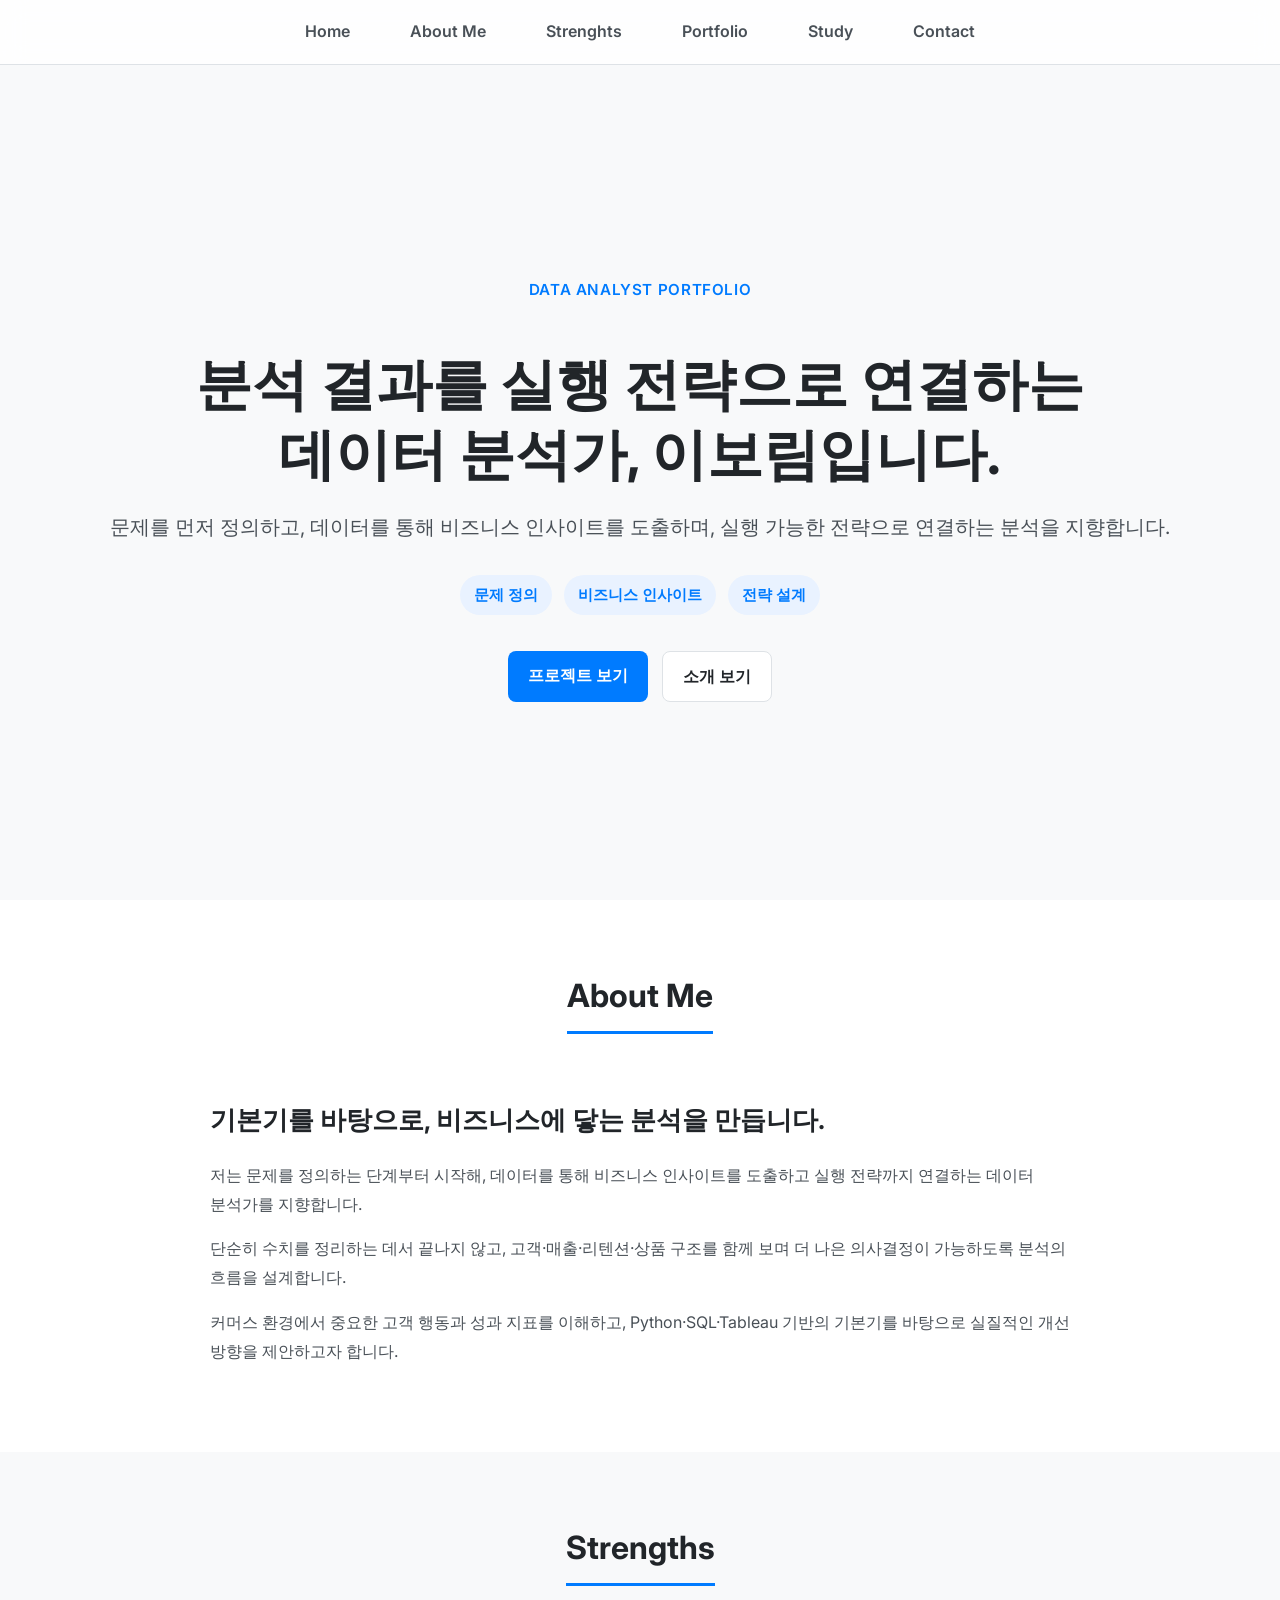
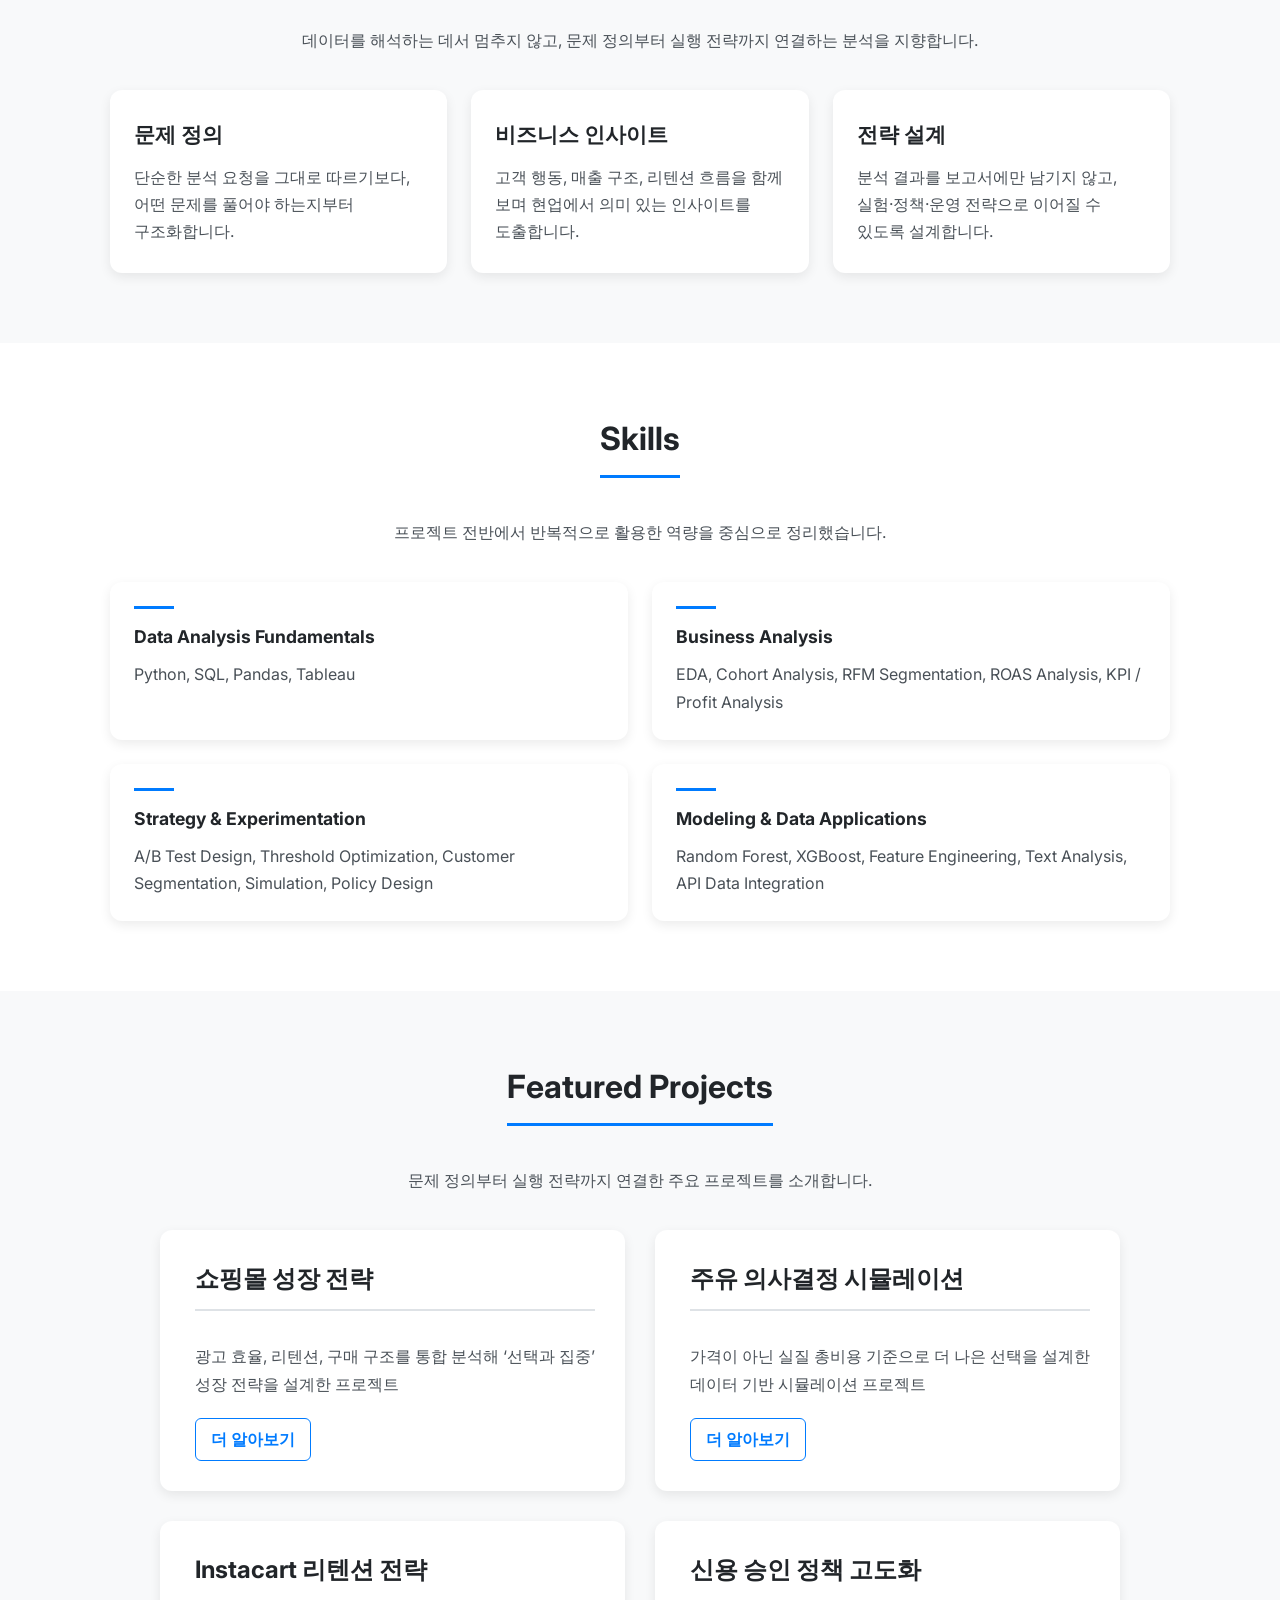
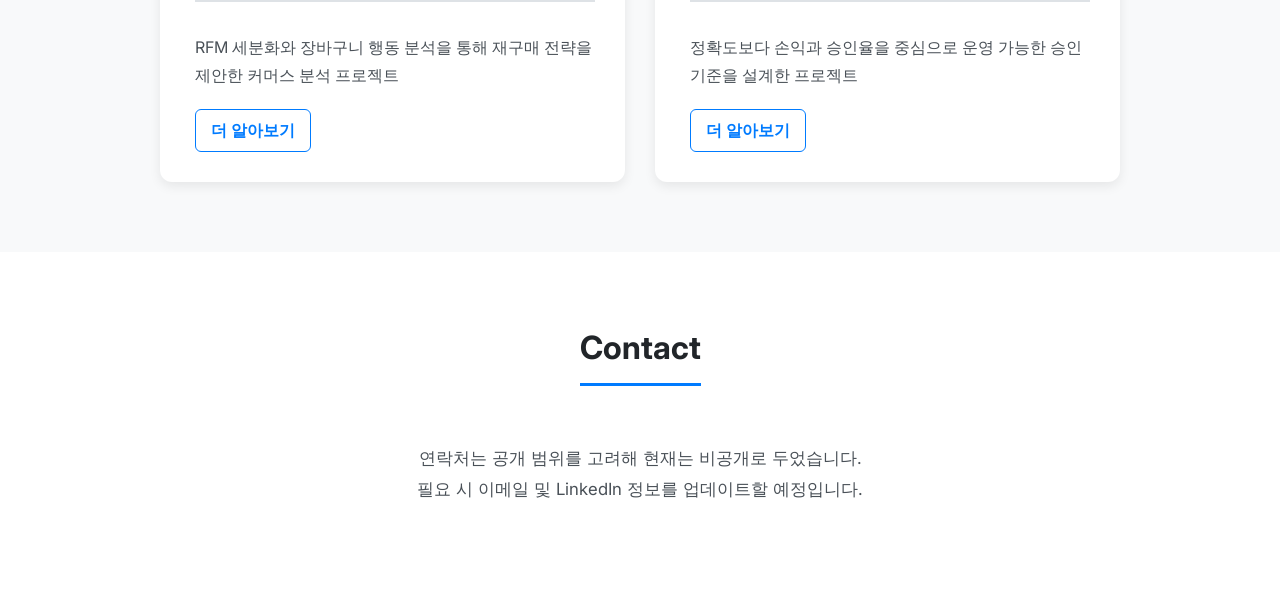
<file: index.html>
<!DOCTYPE html>
<html lang="ko">
<head>
    <meta charset="UTF-8" />
    <meta name="viewport" content="width=device-width, initial-scale=1.0" />
    <title>Borim's Portfolio</title>
    <link rel="stylesheet" href="style.css" />
</head>
<body>

<header>
  <nav>
    <button class="hamburger-menu" aria-label="메뉴 열기">
      <div class="line"></div>
      <div class="line"></div>
      <div class="line"></div>
    </button>
    <ul>
      <li><a href="./index.html">Home</a></li>
      <li><a href="./index.html#about">About Me</a></li>
      <li><a href="./index.html#strengths">Strenghts</a></li>
      <li><a href="./portfolio.html">Portfolio</a></li>
      <li><a href="./study.html">Study</a></li>
      <li><a href="./index.html#contact">Contact</a></li>
    </ul>
  </nav>
</header>

    <main>
        <!-- Hero -->
        <section id="home">
            <div class="section-inner hero-content">
                <p class="hero-label">Data Analyst Portfolio</p>
                <h1>분석 결과를 실행 전략으로 연결하는 데이터 분석가, 이보림입니다.</h1>
                <p class="hero-intro">
                    문제를 먼저 정의하고, 데이터를 통해 비즈니스 인사이트를 도출하며,
                    실행 가능한 전략으로 연결하는 분석을 지향합니다.
                </p>

                <div class="hero-keywords">
                    <span>문제 정의</span>
                    <span>비즈니스 인사이트</span>
                    <span>전략 설계</span>
                </div>

                <div class="hero-buttons">
                    <a href="#projects" class="hero-btn primary">프로젝트 보기</a>
                    <a href="#about" class="hero-btn secondary">소개 보기</a>
                </div>
            </div>
        </section>

        <!-- About -->
        <section id="about">
            <div class="section-inner">
                <h2>About Me</h2>
                <div class="about-content about-left">
                    <div class="about-keywords">
                        <h3><strong>기본기를 바탕으로, 비즈니스에 닿는 분석을 만듭니다.</strong></h3>
                    </div>

                    <div class="about-summary">
                        <p>
                            저는 문제를 정의하는 단계부터 시작해, 데이터를 통해 비즈니스 인사이트를 도출하고
                            실행 전략까지 연결하는 데이터 분석가를 지향합니다.
                        </p>
                        <p>
                            단순히 수치를 정리하는 데서 끝나지 않고, 고객·매출·리텐션·상품 구조를 함께 보며
                            더 나은 의사결정이 가능하도록 분석의 흐름을 설계합니다.
                        </p>
                        <p>
                            커머스 환경에서 중요한 고객 행동과 성과 지표를 이해하고,
                            Python·SQL·Tableau 기반의 기본기를 바탕으로 실질적인 개선 방향을 제안하고자 합니다.
                        </p>
                    </div>
                </div>
            </div>
        </section>

        <!-- Strengths -->
        <section id="strengths">
            <div class="section-inner">
                <h2>Strengths</h2>
                <p class="section-description">
                    데이터를 해석하는 데서 멈추지 않고, 문제 정의부터 실행 전략까지 연결하는 분석을 지향합니다.
                </p>

                <div class="strengths-container">
                    <div class="strength-card">
                        <h3>문제 정의</h3>
                        <p>
                            단순한 분석 요청을 그대로 따르기보다,
                            어떤 문제를 풀어야 하는지부터 구조화합니다.
                        </p>
                    </div>

                    <div class="strength-card">
                        <h3>비즈니스 인사이트</h3>
                        <p>
                            고객 행동, 매출 구조, 리텐션 흐름을 함께 보며
                            현업에서 의미 있는 인사이트를 도출합니다.
                        </p>
                    </div>

                    <div class="strength-card">
                        <h3>전략 설계</h3>
                        <p>
                            분석 결과를 보고서에만 남기지 않고,
                            실험·정책·운영 전략으로 이어질 수 있도록 설계합니다.
                        </p>
                    </div>
                </div>
            </div>
        </section>

        <!-- Skills -->
        <section id="skills">
            <div class="section-inner">
                <h2>Skills</h2>
                <p class="section-description">
                    프로젝트 전반에서 반복적으로 활용한 역량을 중심으로 정리했습니다.
                </p>

                <div class="skills-container">
                    <div class="skill-category">
                        <div class="skill-underline"></div>
                        <h4>Data Analysis Fundamentals</h4>
                        <p>Python, SQL, Pandas, Tableau</p>
                    </div>

                    <div class="skill-category">
                        <div class="skill-underline"></div>
                        <h4>Business Analysis</h4>
                        <p>EDA, Cohort Analysis, RFM Segmentation, ROAS Analysis, KPI / Profit Analysis</p>
                    </div>

                    <div class="skill-category">
                        <div class="skill-underline"></div>
                        <h4>Strategy & Experimentation</h4>
                        <p>A/B Test Design, Threshold Optimization, Customer Segmentation, Simulation, Policy Design</p>
                    </div>

                    <div class="skill-category">
                        <div class="skill-underline"></div>
                        <h4>Modeling & Data Applications</h4>
                        <p>Random Forest, XGBoost, Feature Engineering, Text Analysis, API Data Integration</p>
                    </div>
                </div>
            </div>
        </section>

        <!-- Projects -->
        <section id="projects">
            <div class="section-inner">
                <h2>Featured Projects</h2>
                <p class="section-description">
                    문제 정의부터 실행 전략까지 연결한 주요 프로젝트를 소개합니다.
                </p>

                <div class="project-container">
                    <div class="project-card">
                        <h3>쇼핑몰 성장 전략</h3>
                        <p>
                            광고 효율, 리텐션, 구매 구조를 통합 분석해
                            ‘선택과 집중’ 성장 전략을 설계한 프로젝트
                        </p>
                        <a href="portfolio.html#recommenz_growth">더 알아보기</a>
                    </div>

                    <div class="project-card">
                        <h3>주유 의사결정 시뮬레이션</h3>
                        <p>
                            가격이 아닌 실질 총비용 기준으로
                            더 나은 선택을 설계한 데이터 기반 시뮬레이션 프로젝트
                        </p>
                        <a href="portfolio.html#gas_station">더 알아보기</a>
                    </div>

                    <div class="project-card">
                        <h3>Instacart 리텐션 전략</h3>
                        <p>
                            RFM 세분화와 장바구니 행동 분석을 통해
                            재구매 전략을 제안한 커머스 분석 프로젝트
                        </p>
                        <a href="portfolio.html#instacart_project">더 알아보기</a>
                    </div>

                    <div class="project-card">
                        <h3>신용 승인 정책 고도화</h3>
                        <p>
                            정확도보다 손익과 승인율을 중심으로
                            운영 가능한 승인 기준을 설계한 프로젝트
                        </p>
                        <a href="portfolio.html#credit">더 알아보기</a>
                    </div>
                </div>
            </div>
        </section>

        <!-- Contact -->
        <section id="contact">
            <div class="section-inner">
                <h2>Contact</h2>
                <p class="contact-note">
                    연락처는 공개 범위를 고려해 현재는 비공개로 두었습니다.<br />
                    필요 시 이메일 및 LinkedIn 정보를 업데이트할 예정입니다.
                </p>
            </div>
        </section>
    </main>

    <script>
        document.querySelector('.hamburger-menu').addEventListener('click', () => {
            document.querySelector('nav ul').classList.toggle('active');
        });
    </script>

</body>
</html>
</file>
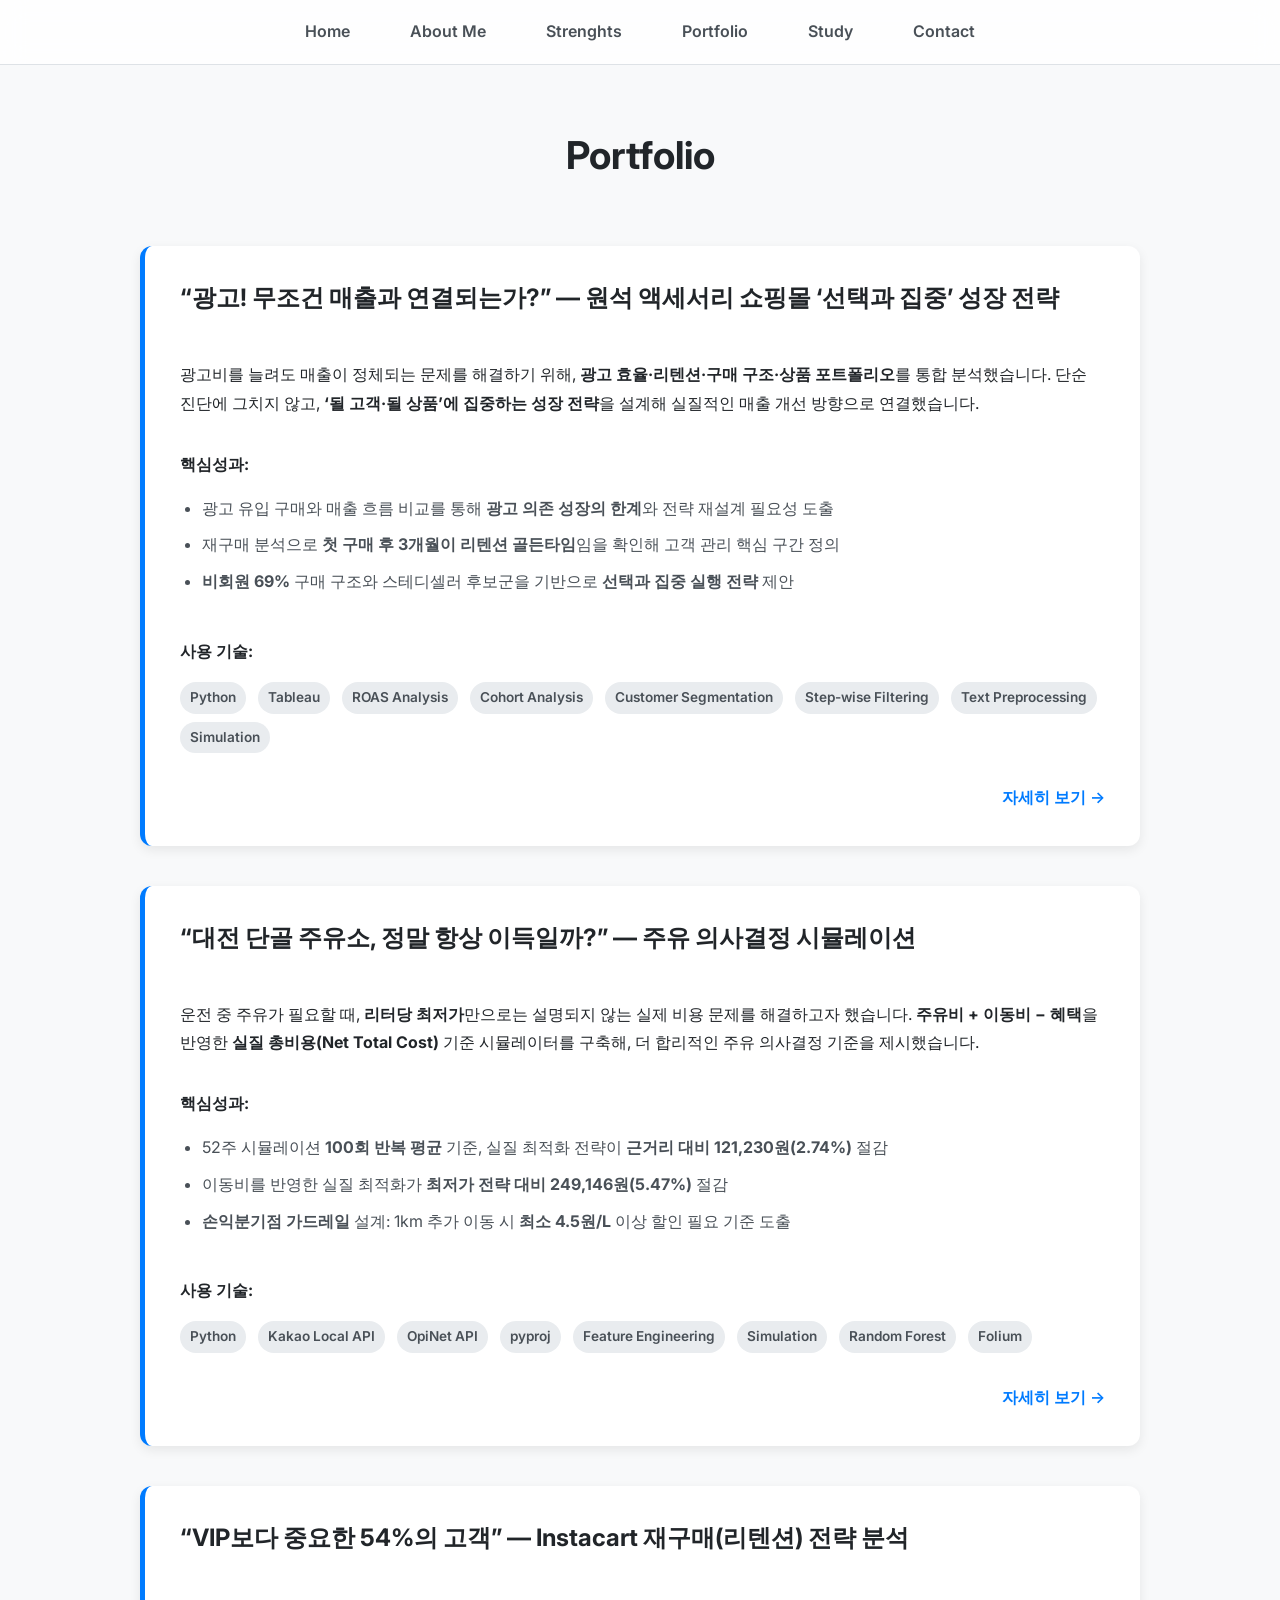
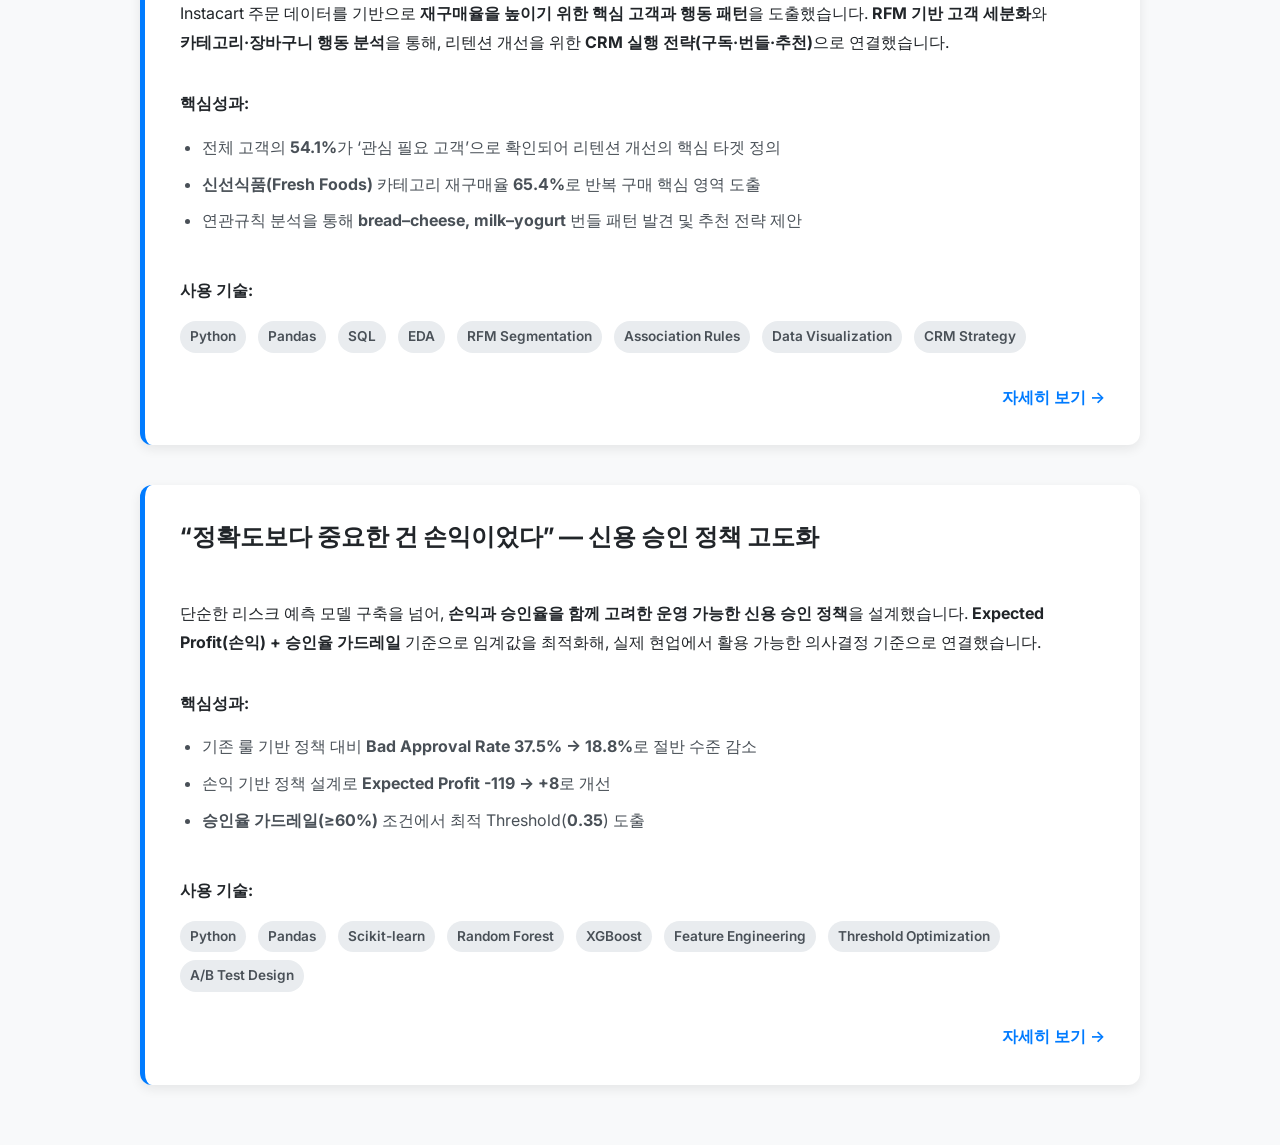
<file: portfolio.html>
<!DOCTYPE html>
<html lang="ko">
<head>
    <meta charset="UTF-8">
    <meta name="viewport" content="width=device-width, initial-scale=1.0">
    <title>Portfolio | Borim</title>
    <link rel="stylesheet" href="style.css">
</head>
<body>

<header>
  <nav>
    <button class="hamburger-menu" aria-label="메뉴 열기">
      <div class="line"></div>
      <div class="line"></div>
      <div class="line"></div>
    </button>
    <ul>
      <li><a href="./index.html">Home</a></li>
      <li><a href="./index.html#about">About Me</a></li>
      <li><a href="./index.html#strengths">Strenghts</a></li>
      <li><a href="./portfolio.html">Portfolio</a></li>
      <li><a href="./study.html">Study</a></li>
      <li><a href="./index.html#contact">Contact</a></li>
    </ul>
  </nav>
</header>

    <main>
        <div class="content-container">
            <h1>Portfolio</h1>

            <div class="portfolio-grid">

                <!-- 프로젝트 1 -->
                <div class="portfolio-item" id="recommenz_growth">
                    <h2>“광고! 무조건 매출과 연결되는가?” — 원석 액세서리 쇼핑몰 ‘선택과 집중’ 성장 전략</h2>

                    <p>
                        광고비를 늘려도 매출이 정체되는 문제를 해결하기 위해,
                        <strong>광고 효율·리텐션·구매 구조·상품 포트폴리오</strong>를 통합 분석했습니다.
                        단순 진단에 그치지 않고, <strong>‘될 고객·될 상품’에 집중하는 성장 전략</strong>을 설계해
                        실질적인 매출 개선 방향으로 연결했습니다.
                    </p>

                    <p><strong>핵심성과:</strong></p>
                    <ul>
                        <li>광고 유입 구매와 매출 흐름 비교를 통해 <strong>광고 의존 성장의 한계</strong>와 전략 재설계 필요성 도출</li>
                        <li>재구매 분석으로 <strong>첫 구매 후 3개월이 리텐션 골든타임</strong>임을 확인해 고객 관리 핵심 구간 정의</li>
                        <li><strong>비회원 69%</strong> 구매 구조와 스테디셀러 후보군을 기반으로 <strong>선택과 집중 실행 전략</strong> 제안</li>
                    </ul>

                    <p><strong>사용 기술:</strong></p>
                    <div class="tech-tags">
                        <span class="tech-tag">Python</span>
                        <span class="tech-tag">Tableau</span>
                        <span class="tech-tag">ROAS Analysis</span>
                        <span class="tech-tag">Cohort Analysis</span>
                        <span class="tech-tag">Customer Segmentation</span>
                        <span class="tech-tag">Step-wise Filtering</span>
                        <span class="tech-tag">Text Preprocessing</span>
                        <span class="tech-tag">Simulation</span>
                    </div>

                    <div class="read-more-link">
                        <a href="project-c.html">자세히 보기 →</a>
                    </div>
                </div>

                <!-- 프로젝트 2 -->
                <div class="portfolio-item" id="gas_station">
                    <h2>“대전 단골 주유소, 정말 항상 이득일까?” — 주유 의사결정 시뮬레이션</h2>

                    <p>
                        운전 중 주유가 필요할 때, <strong>리터당 최저가</strong>만으로는 설명되지 않는 실제 비용 문제를 해결하고자 했습니다.
                        <strong>주유비 + 이동비 − 혜택</strong>을 반영한 <strong>실질 총비용(Net Total Cost)</strong> 기준 시뮬레이터를 구축해,
                        더 합리적인 주유 의사결정 기준을 제시했습니다.
                    </p>

                    <p><strong>핵심성과:</strong></p>
                    <ul>
                        <li>52주 시뮬레이션 <strong>100회 반복 평균</strong> 기준, 실질 최적화 전략이 <strong>근거리 대비 121,230원(2.74%)</strong> 절감</li>
                        <li>이동비를 반영한 실질 최적화가 <strong>최저가 전략 대비 249,146원(5.47%)</strong> 절감</li>
                        <li><strong>손익분기점 가드레일</strong> 설계: 1km 추가 이동 시 <strong>최소 4.5원/L</strong> 이상 할인 필요 기준 도출</li>
                    </ul>

                    <p><strong>사용 기술:</strong></p>
                    <div class="tech-tags">
                        <span class="tech-tag">Python</span>
                        <span class="tech-tag">Kakao Local API</span>
                        <span class="tech-tag">OpiNet API</span>
                        <span class="tech-tag">pyproj</span>
                        <span class="tech-tag">Feature Engineering</span>
                        <span class="tech-tag">Simulation</span>
                        <span class="tech-tag">Random Forest</span>
                        <span class="tech-tag">Folium</span>
                    </div>

                    <div class="read-more-link">
                        <a href="project-d.html">자세히 보기 →</a>
                    </div>
                </div>

                <!-- 프로젝트 3 -->
                <div class="portfolio-item" id="instacart_project">
                    <h2>“VIP보다 중요한 54%의 고객” — Instacart 재구매(리텐션) 전략 분석</h2>

                    <p>
                        Instacart 주문 데이터를 기반으로 <strong>재구매율을 높이기 위한 핵심 고객과 행동 패턴</strong>을 도출했습니다.
                        <strong>RFM 기반 고객 세분화</strong>와 <strong>카테고리·장바구니 행동 분석</strong>을 통해,
                        리텐션 개선을 위한 <strong>CRM 실행 전략(구독·번들·추천)</strong>으로 연결했습니다.
                    </p>

                    <p><strong>핵심성과:</strong></p>
                    <ul>
                        <li>전체 고객의 <strong>54.1%</strong>가 ‘관심 필요 고객’으로 확인되어 리텐션 개선의 핵심 타겟 정의</li>
                        <li><strong>신선식품(Fresh Foods)</strong> 카테고리 재구매율 <strong>65.4%</strong>로 반복 구매 핵심 영역 도출</li>
                        <li>연관규칙 분석을 통해 <strong>bread–cheese, milk–yogurt</strong> 번들 패턴 발견 및 추천 전략 제안</li>
                    </ul>

                    <p><strong>사용 기술:</strong></p>
                    <div class="tech-tags">
                        <span class="tech-tag">Python</span>
                        <span class="tech-tag">Pandas</span>
                        <span class="tech-tag">SQL</span>
                        <span class="tech-tag">EDA</span>
                        <span class="tech-tag">RFM Segmentation</span>
                        <span class="tech-tag">Association Rules</span>
                        <span class="tech-tag">Data Visualization</span>
                        <span class="tech-tag">CRM Strategy</span>
                    </div>

                    <div class="read-more-link">
                        <a href="project-b.html">자세히 보기 →</a>
                    </div>
                </div>

                <!-- 프로젝트 4 -->
                <div class="portfolio-item" id="credit">
                    <h2>“정확도보다 중요한 건 손익이었다” — 신용 승인 정책 고도화</h2>

                    <p>
                        단순한 리스크 예측 모델 구축을 넘어, <strong>손익과 승인율을 함께 고려한 운영 가능한 신용 승인 정책</strong>을 설계했습니다.
                        <strong>Expected Profit(손익) + 승인율 가드레일</strong> 기준으로 임계값을 최적화해,
                        실제 현업에서 활용 가능한 의사결정 기준으로 연결했습니다.
                    </p>

                    <p><strong>핵심성과:</strong></p>
                    <ul>
                        <li>기존 룰 기반 정책 대비 <strong>Bad Approval Rate 37.5% → 18.8%</strong>로 절반 수준 감소</li>
                        <li>손익 기반 정책 설계로 <strong>Expected Profit -119 → +8</strong>로 개선</li>
                        <li><strong>승인율 가드레일(≥60%)</strong> 조건에서 최적 Threshold(<strong>0.35</strong>) 도출</li>
                    </ul>

                    <p><strong>사용 기술:</strong></p>
                    <div class="tech-tags">
                        <span class="tech-tag">Python</span>
                        <span class="tech-tag">Pandas</span>
                        <span class="tech-tag">Scikit-learn</span>
                        <span class="tech-tag">Random Forest</span>
                        <span class="tech-tag">XGBoost</span>
                        <span class="tech-tag">Feature Engineering</span>
                        <span class="tech-tag">Threshold Optimization</span>
                        <span class="tech-tag">A/B Test Design</span>
                    </div>

                    <div class="read-more-link">
                        <a href="project-a.html">자세히 보기 →</a>
                    </div>
                </div>

            </div>
        </div>
    </main>

    <script>
        document.querySelector('.hamburger-menu').addEventListener('click', () => {
            document.querySelector('nav ul').classList.toggle('active');
        });
    </script>

</body>
</html>
</file>
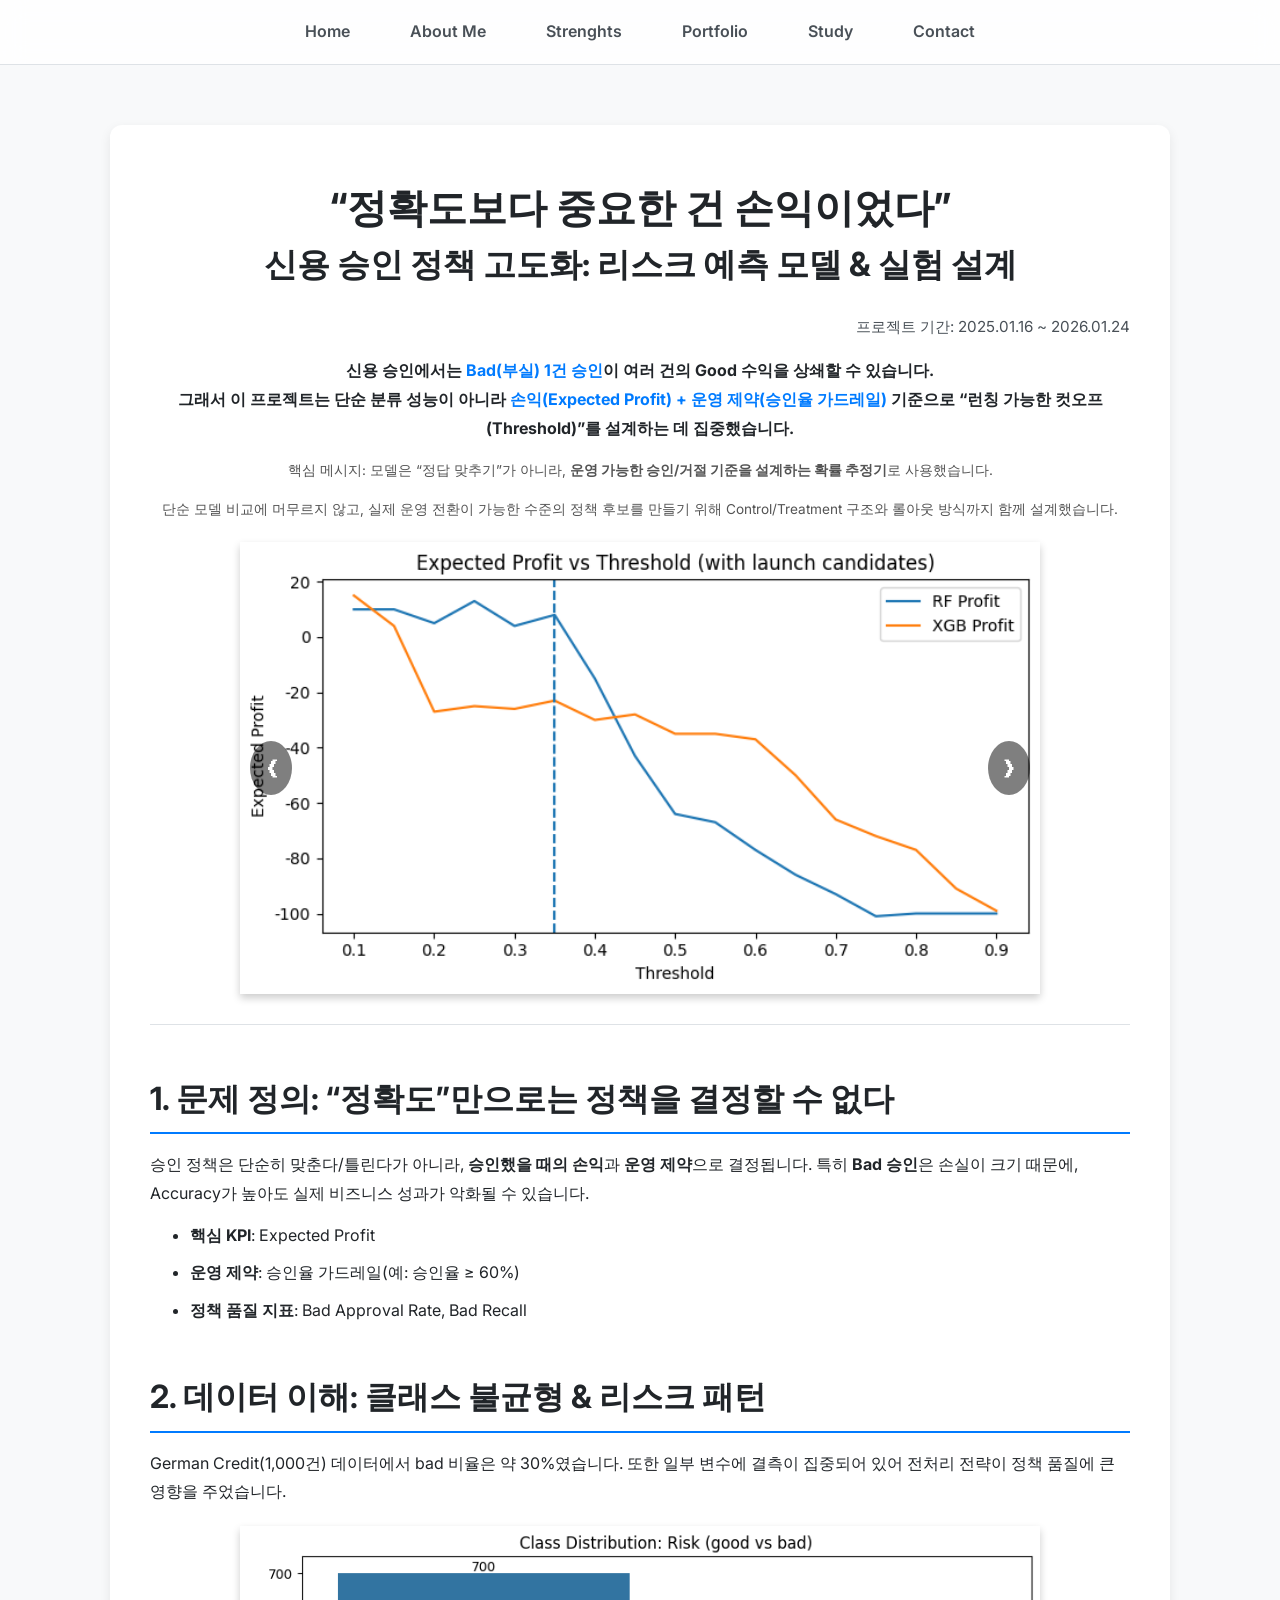
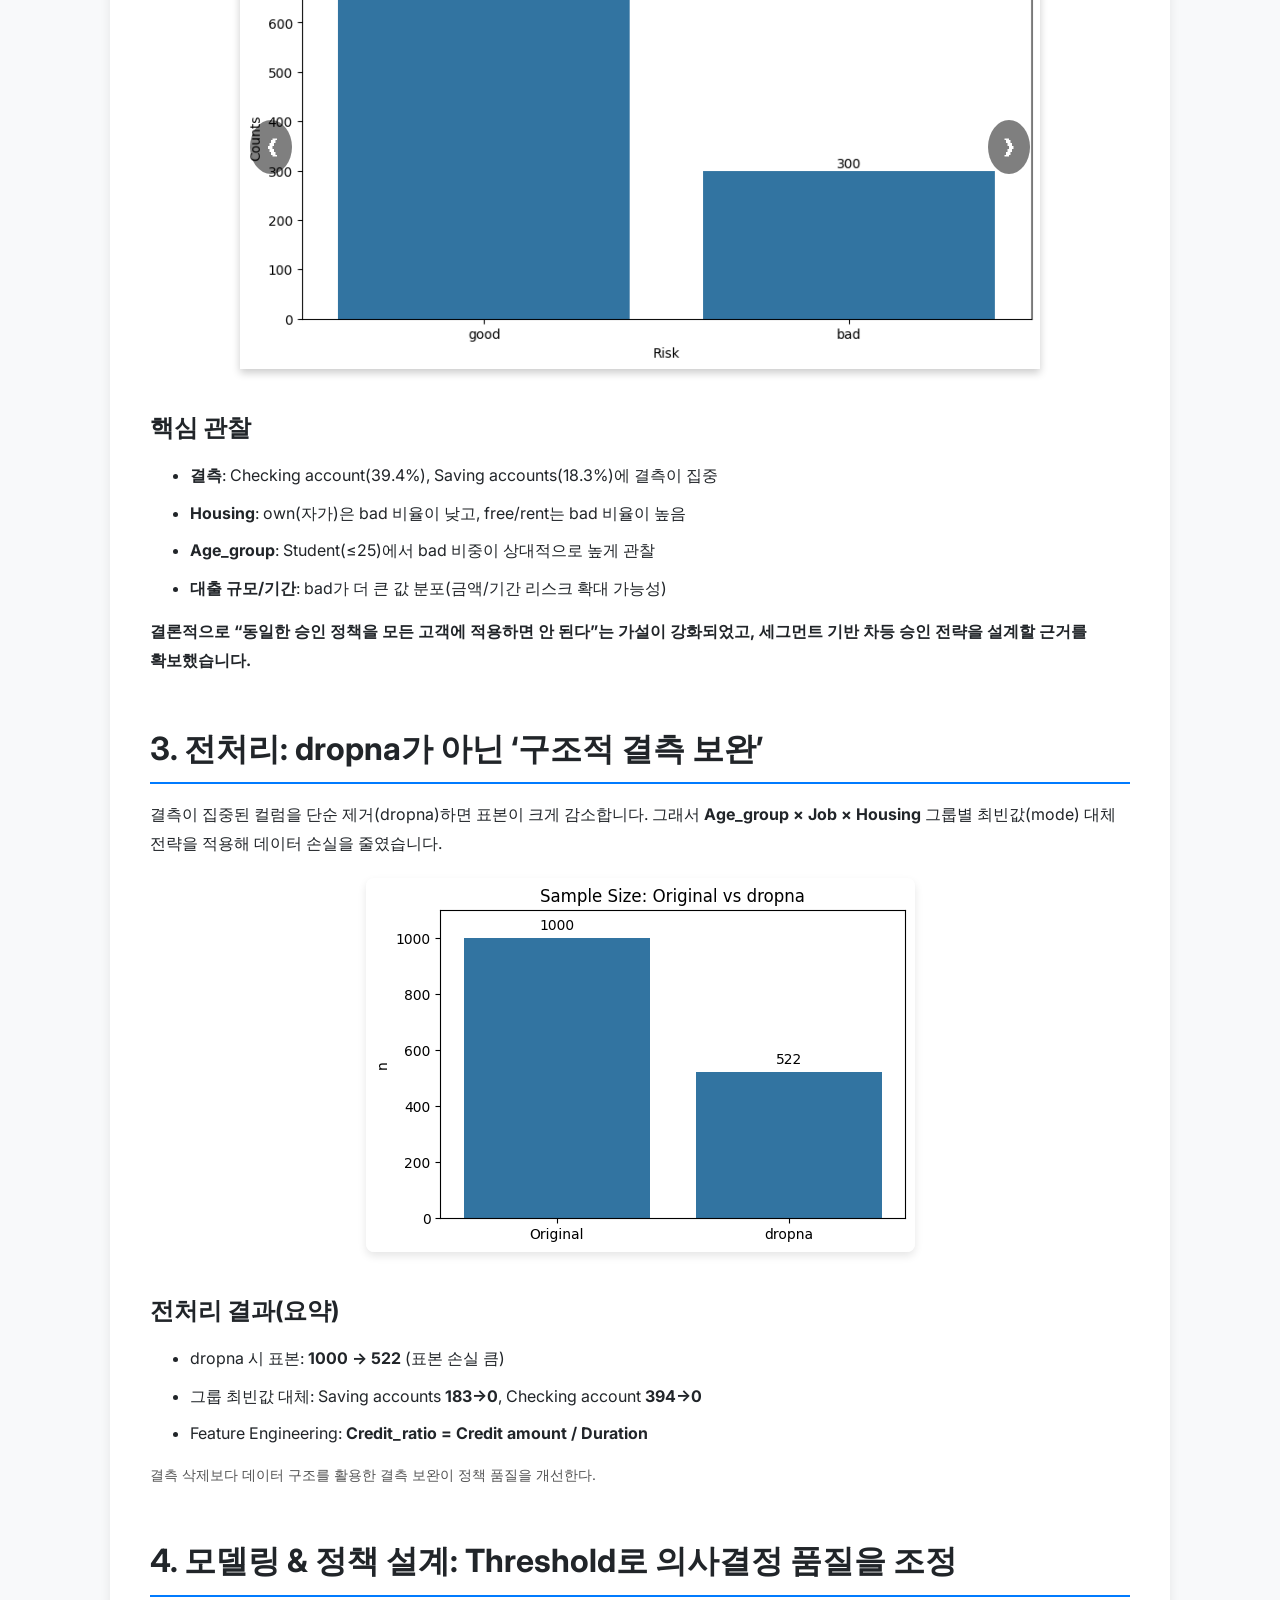
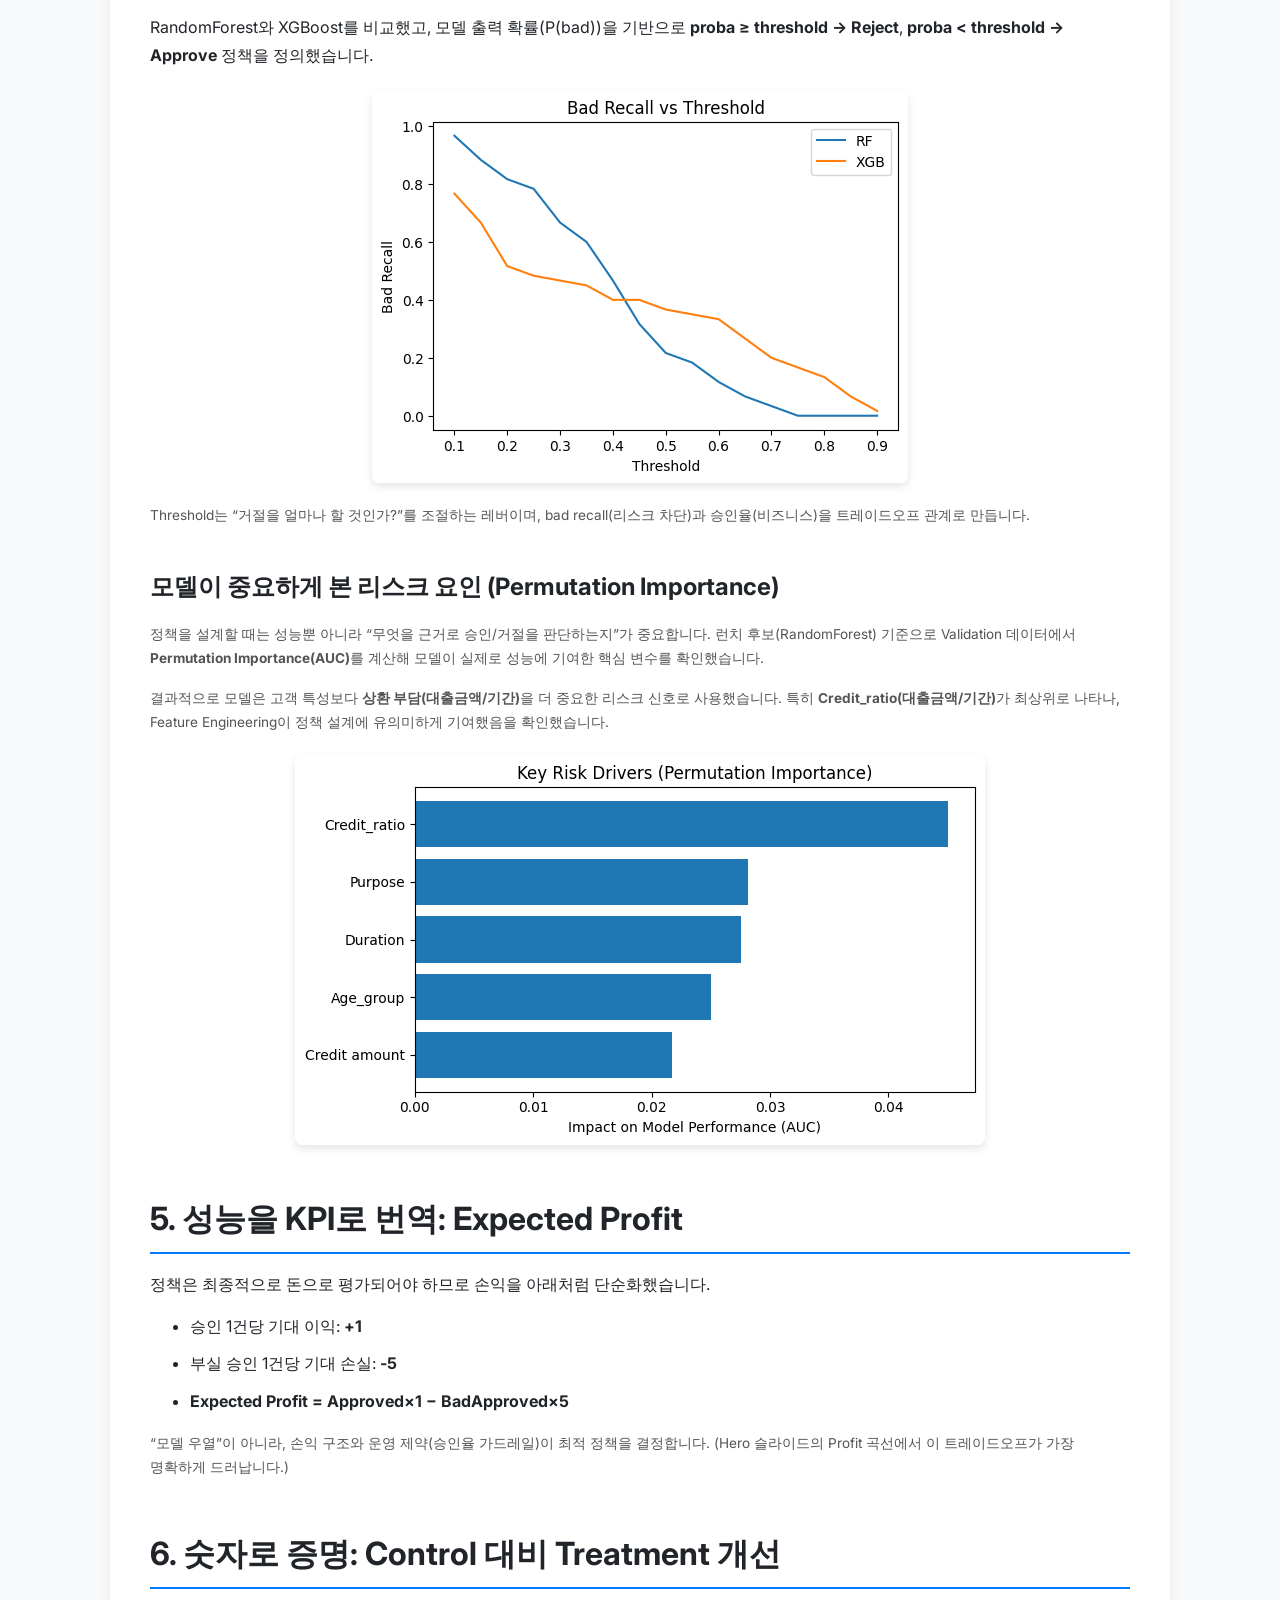
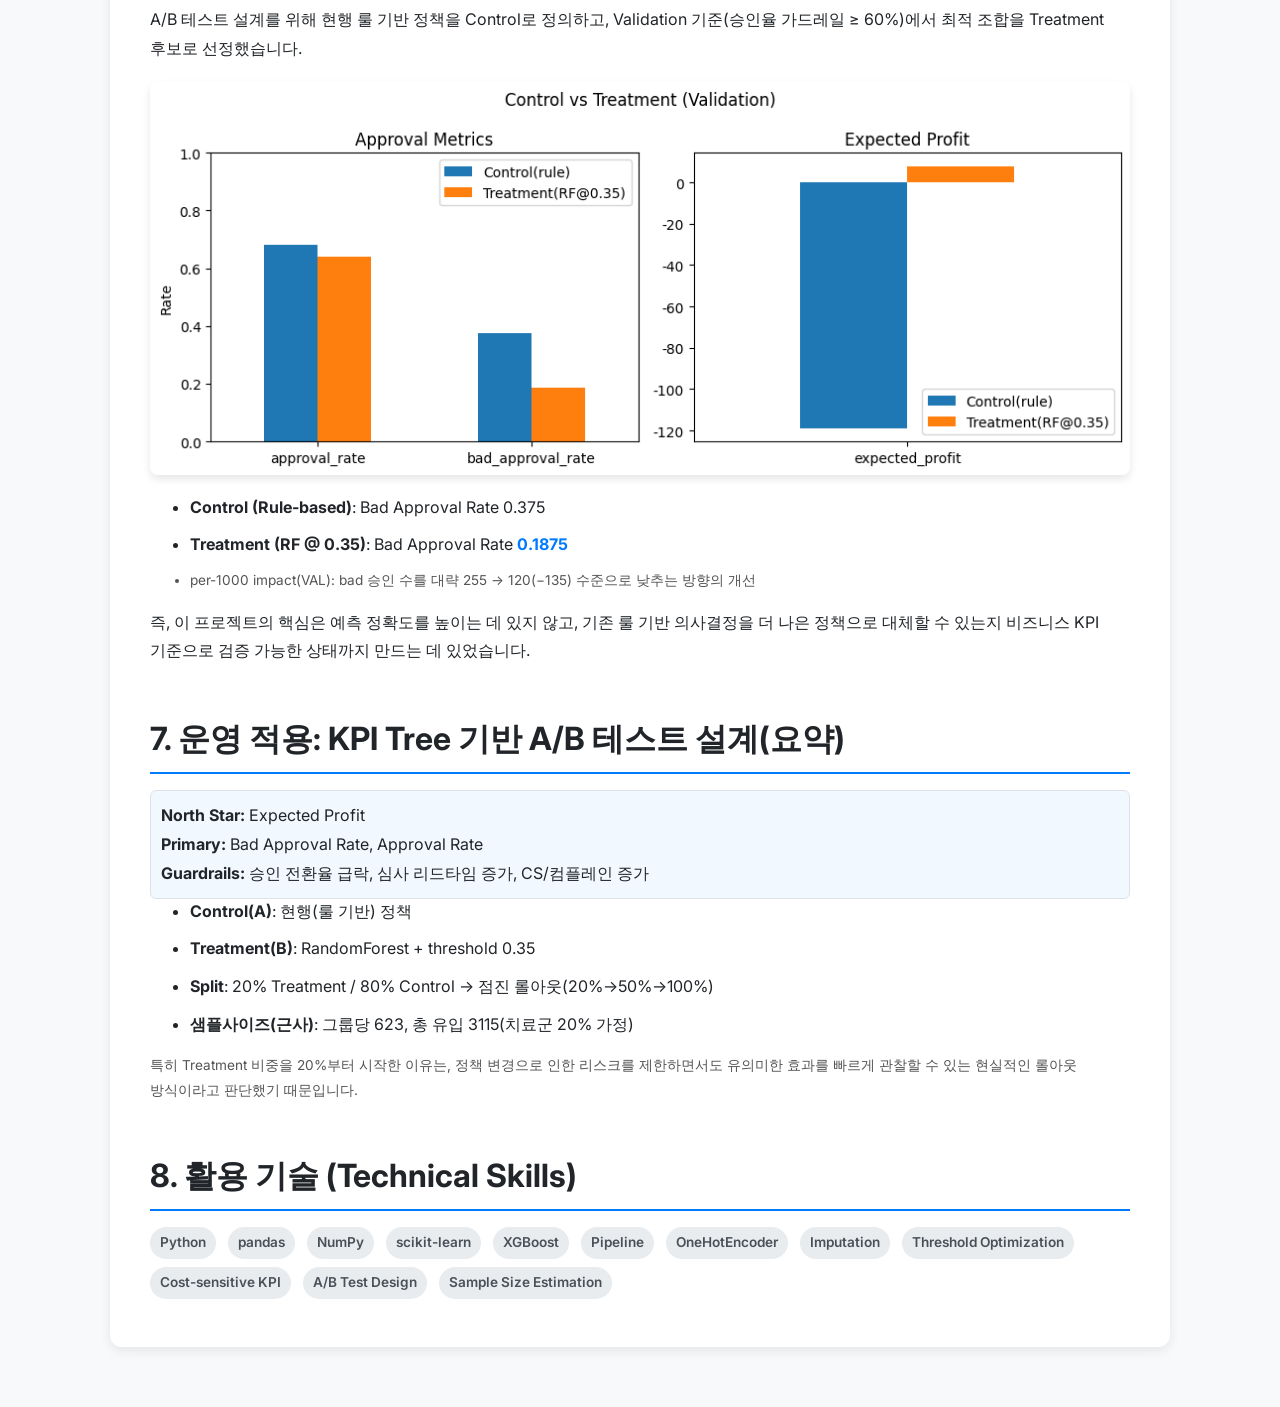
<file: project-a.html>
<!DOCTYPE html>
<html lang="ko">
<head>
  <meta charset="UTF-8" />
  <meta name="viewport" content="width=device-width, initial-scale=1.0" />
  <title>Project - 신용 승인 정책 고도화: 리스크 예측 모델 & 실험 설계</title>
  <link rel="stylesheet" href="style.css" />
</head>
<body>

<header>
  <nav>
    <button class="hamburger-menu" aria-label="메뉴 열기">
      <div class="line"></div>
      <div class="line"></div>
      <div class="line"></div>
    </button>
    <ul>
      <li><a href="./index.html">Home</a></li>
      <li><a href="./index.html#about">About Me</a></li>
      <li><a href="./index.html#strengths">Strenghts</a></li>
      <li><a href="./portfolio.html">Portfolio</a></li>
      <li><a href="./study.html">Study</a></li>
      <li><a href="./index.html#contact">Contact</a></li>
    </ul>
  </nav>
</header>

<main>
  <div class="content-container">
    <div class="project-detail-container">

      <!-- =======================
           0) HERO / SUMMARY
      ======================== -->
      <h1>“정확도보다 중요한 건 손익이었다”<br/><small>신용 승인 정책 고도화: 리스크 예측 모델 & 실험 설계</small></h1>

      <div class="project-period">
        <p>프로젝트 기간: 2025.01.16 ~ 2026.01.24</p>
      </div>

      <p style="text-align:center;">
        <strong>
          신용 승인에서는 <span style="color:#007BFF;">Bad(부실) 1건 승인</span>이 여러 건의 Good 수익을 상쇄할 수 있습니다. <br/>
          그래서 이 프로젝트는 단순 분류 성능이 아니라 <span style="color:#007BFF;">손익(Expected Profit) + 운영 제약(승인율 가드레일)</span> 기준으로
          “런칭 가능한 컷오프(Threshold)”를 설계하는 데 집중했습니다.
        </strong>
      </p>

      <p class="sub-text" style="text-align:center;">
        핵심 메시지: 모델은 “정답 맞추기”가 아니라, <strong>운영 가능한 승인/거절 기준을 설계하는 확률 추정기</strong>로 사용했습니다.
      </p>

      <p class="sub-text" style="text-align:center;">
        단순 모델 비교에 머무르지 않고,
        실제 운영 전환이 가능한 수준의 정책 후보를 만들기 위해
        Control/Treatment 구조와 롤아웃 방식까지 함께 설계했습니다.
      </p>  

      <!-- Hero Slideshow (2장) -->
      <div class="slideshow-container" style="max-width: 800px; position: relative; margin: 20px auto;">
        <div class="mySlides slides-1 fade">
          <img src="assets/project-a-images/step4_expected_profit_vs_threshold.png"
               style="width:100%; box-shadow:0 4px 8px rgba(0,0,0,0.2);" onclick="openModal(this)" alt="Expected Profit vs Threshold">
        </div>
        <div class="mySlides slides-1 fade">
          <img src="assets/project-a-images/step5_badrecall_approval_vs_threshold.png"
               style="width:100%; box-shadow:0 4px 8px rgba(0,0,0,0.2);" onclick="openModal(this)" alt="Bad Recall & Approval Rate vs Threshold">
        </div>

        <a class="prev" onclick="plusSlides(-1, 'slides-1')">&#10094;</a>
        <a class="next" onclick="plusSlides(1, 'slides-1')">&#10095;</a>
      </div>

      <hr style="border:none; border-top:1px solid #DEE2E6; margin: 30px 0;">

      <!-- =======================
           1) 문제 정의
      ======================== -->
      <h2>1. 문제 정의: “정확도”만으로는 정책을 결정할 수 없다</h2>

      <p>
        승인 정책은 단순히 맞춘다/틀린다가 아니라, <strong>승인했을 때의 손익</strong>과 <strong>운영 제약</strong>으로 결정됩니다.
        특히 <strong>Bad 승인</strong>은 손실이 크기 때문에, Accuracy가 높아도 실제 비즈니스 성과가 악화될 수 있습니다.
      </p>

      <ul>
        <li><strong>핵심 KPI</strong>: Expected Profit</li>
        <li><strong>운영 제약</strong>: 승인율 가드레일(예: 승인율 ≥ 60%)</li>
        <li><strong>정책 품질 지표</strong>: Bad Approval Rate, Bad Recall</li>
      </ul>

      <!-- =======================
           2) 데이터 이해 & EDA
      ======================== -->
      <h2>2. 데이터 이해: 클래스 불균형 & 리스크 패턴</h2>

      <p>
        German Credit(1,000건) 데이터에서 bad 비율은 약 30%였습니다.
        또한 일부 변수에 결측이 집중되어 있어 전처리 전략이 정책 품질에 큰 영향을 주었습니다.
      </p>

      <!-- EDA Slideshow (2장) -->
      <div class="slideshow-container" style="max-width: 800px; position: relative; margin: 20px auto;">
        <div class="mySlides slides-2 fade">
          <img src="assets/project-a-images/step1_class_distribution.png"
               style="width:100%; box-shadow:0 4px 8px rgba(0,0,0,0.2);" onclick="openModal(this)" alt="Class Distribution">
        </div>
        <div class="mySlides slides-2 fade">
          <img src="assets/project-a-images/step1_missing_rate.png"
               style="width:100%; box-shadow:0 4px 8px rgba(0,0,0,0.2);" onclick="openModal(this)" alt="Class Distribution">
        </div>
        <div class="mySlides slides-2 fade">
          <img src="assets/project-a-images/step1_bad_rate_by_purpose.png"
               style="width:100%; box-shadow:0 4px 8px rgba(0,0,0,0.2);" onclick="openModal(this)" alt="Bad rate by Housing">
        </div>
        <div class="mySlides slides-2 fade">
          <img src="assets/project-a-images/step1_bad_rate_by_housing.png"
               style="width:100%; box-shadow:0 4px 8px rgba(0,0,0,0.2);" onclick="openModal(this)" alt="Bad rate by Housing">
        </div>
        <div class="mySlides slides-2 fade">
          <img src="assets/project-a-images/step1_bad_rate_by_job.png"
               style="width:100%; box-shadow:0 4px 8px rgba(0,0,0,0.2);" onclick="openModal(this)" alt="Bad rate by Housing">
        </div>
        <a class="prev" onclick="plusSlides(-1, 'slides-2')">&#10094;</a>
        <a class="next" onclick="plusSlides(1, 'slides-2')">&#10095;</a>
      </div>

      <h3>핵심 관찰</h3>
      <ul>
        <li><strong>결측</strong>: Checking account(39.4%), Saving accounts(18.3%)에 결측이 집중</li>
        <li><strong>Housing</strong>: own(자가)은 bad 비율이 낮고, free/rent는 bad 비율이 높음</li>
        <li><strong>Age_group</strong>: Student(≤25)에서 bad 비중이 상대적으로 높게 관찰</li>
        <li><strong>대출 규모/기간</strong>: bad가 더 큰 값 분포(금액/기간 리스크 확대 가능성)</li>
      </ul>

      <p><strong>
        결론적으로 “동일한 승인 정책을 모든 고객에 적용하면 안 된다”는 가설이 강화되었고,
        세그먼트 기반 차등 승인 전략을 설계할 근거를 확보했습니다.
      </strong></p>

      <!-- =======================
           3) 전처리 전략
      ======================== -->
      <h2>3. 전처리: dropna가 아닌 ‘구조적 결측 보완’</h2>

      <p>
        결측이 집중된 컬럼을 단순 제거(dropna)하면 표본이 크게 감소합니다.
        그래서 <strong>Age_group × Job × Housing</strong> 그룹별 최빈값(mode) 대체 전략을 적용해 데이터 손실을 줄였습니다.
      </p>

      <!-- ✅ 단일 이미지 1 -->
      <img src="assets/project-a-images/step2_sample_size_original_vs_dropna.png"
           class="article-image"
           onclick="openModal(this)"
           alt="Sample Size: Original vs dropna">

      <h3>전처리 결과(요약)</h3>
      <ul>
        <li>dropna 시 표본: <strong>1000 → 522</strong> (표본 손실 큼)</li>
        <li>그룹 최빈값 대체: Saving accounts <strong>183→0</strong>, Checking account <strong>394→0</strong></li>
        <li>Feature Engineering: <strong>Credit_ratio = Credit amount / Duration</strong></li>
      </ul>

      <p class="sub-text">
        결측 삭제보다 데이터 구조를 활용한 결측 보완이 정책 품질을 개선한다.
      </p>

      <!-- =======================
           4) 모델링 & 정책(Threshold)
      ======================== -->
      <h2>4. 모델링 & 정책 설계: Threshold로 의사결정 품질을 조정</h2>

      <p>
        RandomForest와 XGBoost를 비교했고, 모델 출력 확률(P(bad))을 기반으로
        <strong>proba ≥ threshold → Reject</strong>, <strong>proba &lt; threshold → Approve</strong>
        정책을 정의했습니다.
      </p>

      <!-- ✅ 단일 이미지 2 -->
      <img src="assets/project-a-images/step3_bad_recall_vs_threshold.png"
           class="article-image"
           onclick="openModal(this)"
           alt="Bad Recall vs Threshold">

      <p class="sub-text">
        Threshold는 “거절을 얼마나 할 것인가?”를 조절하는 레버이며,
        bad recall(리스크 차단)과 승인율(비즈니스)을 트레이드오프 관계로 만듭니다.
      </p>
      <h3>모델이 중요하게 본 리스크 요인 (Permutation Importance)</h3>

      <p class="sub-text">
        정책을 설계할 때는 성능뿐 아니라 “무엇을 근거로 승인/거절을 판단하는지”가 중요합니다.
        런치 후보(RandomForest) 기준으로 Validation 데이터에서 <strong>Permutation Importance(AUC)</strong>를 계산해
        모델이 실제로 성능에 기여한 핵심 변수를 확인했습니다.
      </p>

      <p class="sub-text">
        결과적으로 모델은 고객 특성보다 <strong>상환 부담(대출금액/기간)</strong>을 더 중요한 리스크 신호로 사용했습니다.
        특히 <strong>Credit_ratio(대출금액/기간)</strong>가 최상위로 나타나, Feature Engineering이 정책 설계에 유의미하게 기여했음을 확인했습니다.
      </p>

      <img src="assets/project-a-images/step3_perm_importance_rf.png"
           class="article-image"
           onclick="openModal(this)"
           alt="Key Risk Drivers (Permutation Importance - RandomForest)">

      <!-- =======================
           5) KPI로 번역: Expected Profit
      ======================== -->
      <h2>5. 성능을 KPI로 번역: Expected Profit</h2>

      <p>
        정책은 최종적으로 돈으로 평가되어야 하므로 손익을 아래처럼 단순화했습니다.
      </p>
      <ul>
        <li>승인 1건당 기대 이익: <strong>+1</strong></li>
        <li>부실 승인 1건당 기대 손실: <strong>-5</strong></li>
        <li><strong>Expected Profit = Approved×1 − BadApproved×5</strong></li>
      </ul>

      <p class="sub-text">
        “모델 우열”이 아니라, 손익 구조와 운영 제약(승인율 가드레일)이 최적 정책을 결정합니다.
        (Hero 슬라이드의 Profit 곡선에서 이 트레이드오프가 가장 명확하게 드러납니다.)
      </p>

      <!-- =======================
           6) 결과: Control vs Treatment
      ======================== -->
      <h2>6. 숫자로 증명: Control 대비 Treatment 개선</h2>

      <p>
        A/B 테스트 설계를 위해 현행 룰 기반 정책을 Control로 정의하고,
        Validation 기준(승인율 가드레일 ≥ 60%)에서 최적 조합을 Treatment 후보로 선정했습니다.
      </p>

      <!-- ✅ 단일 이미지 3 -->
      <img src="assets/project-a-images/step5_control_vs_treatment_val.png"
           class="article-image"
           onclick="openModal(this)"
           alt="Control vs Treatment (VAL)">

      <ul>
        <li><strong>Control (Rule-based)</strong>: Bad Approval Rate 0.375</li>
        <li><strong>Treatment (RF @ 0.35)</strong>: Bad Approval Rate <span style="color:#007BFF; font-weight:700;">0.1875</span></li>
        <li class="sub-text">per-1000 impact(VAL): bad 승인 수를 대략 255 → 120(−135) 수준으로 낮추는 방향의 개선</li>
      </ul>

      <p>
        즉, 이 프로젝트의 핵심은 예측 정확도를 높이는 데 있지 않고,
        기존 룰 기반 의사결정을 더 나은 정책으로 대체할 수 있는지
        비즈니스 KPI 기준으로 검증 가능한 상태까지 만드는 데 있었습니다.
      </p>

      <!-- =======================
           7) 운영 적용: A/B 테스트 초안 (짧게)
      ======================== -->
      <h2>7. 운영 적용: KPI Tree 기반 A/B 테스트 설계(요약)</h2>

      <div class="concept-box">
        <p style="margin:0;">
          <strong>North Star:</strong> Expected Profit<br>
          <strong>Primary:</strong> Bad Approval Rate, Approval Rate<br>
          <strong>Guardrails:</strong> 승인 전환율 급락, 심사 리드타임 증가, CS/컴플레인 증가
        </p>
      </div>

      <ul>
        <li><strong>Control(A)</strong>: 현행(룰 기반) 정책</li>
        <li><strong>Treatment(B)</strong>: RandomForest + threshold 0.35</li>
        <li><strong>Split</strong>: 20% Treatment / 80% Control → 점진 롤아웃(20%→50%→100%)</li>
        <li><strong>샘플사이즈(근사)</strong>: 그룹당 623, 총 유입 3115(치료군 20% 가정)</li>
      </ul>

      <p class="sub-text">
        특히 Treatment 비중을 20%부터 시작한 이유는,
        정책 변경으로 인한 리스크를 제한하면서도
        유의미한 효과를 빠르게 관찰할 수 있는 현실적인 롤아웃 방식이라고 판단했기 때문입니다.
      </p>

      <!-- =======================
           8) Technical Skills
      ======================== -->
      <h2>8. 활용 기술 (Technical Skills)</h2>
      <div class="tech-tags">
        <span class="tech-tag">Python</span>
        <span class="tech-tag">pandas</span>
        <span class="tech-tag">NumPy</span>
        <span class="tech-tag">scikit-learn</span>
        <span class="tech-tag">XGBoost</span>
        <span class="tech-tag">Pipeline</span>
        <span class="tech-tag">OneHotEncoder</span>
        <span class="tech-tag">Imputation</span>
        <span class="tech-tag">Threshold Optimization</span>
        <span class="tech-tag">Cost-sensitive KPI</span>
        <span class="tech-tag">A/B Test Design</span>
        <span class="tech-tag">Sample Size Estimation</span>
      </div>

      <!-- =======================
           (참고) 7장 버전 이미지 목록
           1) step4_expected_profit_vs_threshold.png
           2) step5_badrecall_approval_vs_threshold.png
           3) step1_class_distribution.png
           4) step1_bad_rate_by_housing.png (또는 step1_risk_by_age_group.png)
           5) step2_sample_size_original_vs_dropna.png
           6) step3_bad_recall_vs_threshold.png
           7) step5_control_vs_treatment_val.png
      ======================== -->

    </div>
  </div>
</main>

<!-- =======================
     Slideshow JS (project-d 방식)
======================== -->
<script>
  // 그룹별 현재 슬라이드 번호 저장
  const slideIndex = {
    "slides-1": 1,
    "slides-2": 1
  };

  function showSlides(n, groupClass) {
    const slides = document.getElementsByClassName(groupClass);
    if (!slides || slides.length === 0) return;

    if (n > slides.length) slideIndex[groupClass] = 1;
    if (n < 1) slideIndex[groupClass] = slides.length;

    for (let i = 0; i < slides.length; i++) {
      slides[i].style.display = "none";
    }
    slides[slideIndex[groupClass] - 1].style.display = "block";
  }

  function plusSlides(n, groupClass) {
    showSlides(slideIndex[groupClass] += n, groupClass);
  }

  document.addEventListener("DOMContentLoaded", () => {
    showSlides(1, "slides-1");
    showSlides(1, "slides-2");
  });
</script>

<!-- =======================
     Image Modal (project-d 방식)
======================== -->
<div id="imageModal" class="modal" onclick="closeModal()">
  <span class="close">&times;</span>
  <img class="modal-content" id="modalImg" alt="modal image">
</div>

<script>
  function openModal(img) {
    const modal = document.getElementById("imageModal");
    const modalImg = document.getElementById("modalImg");
    modal.style.display = "flex";
    modalImg.src = img.src;
  }

  function closeModal() {
    document.getElementById("imageModal").style.display = "none";
  }
</script>

</body>
</html>
</file>
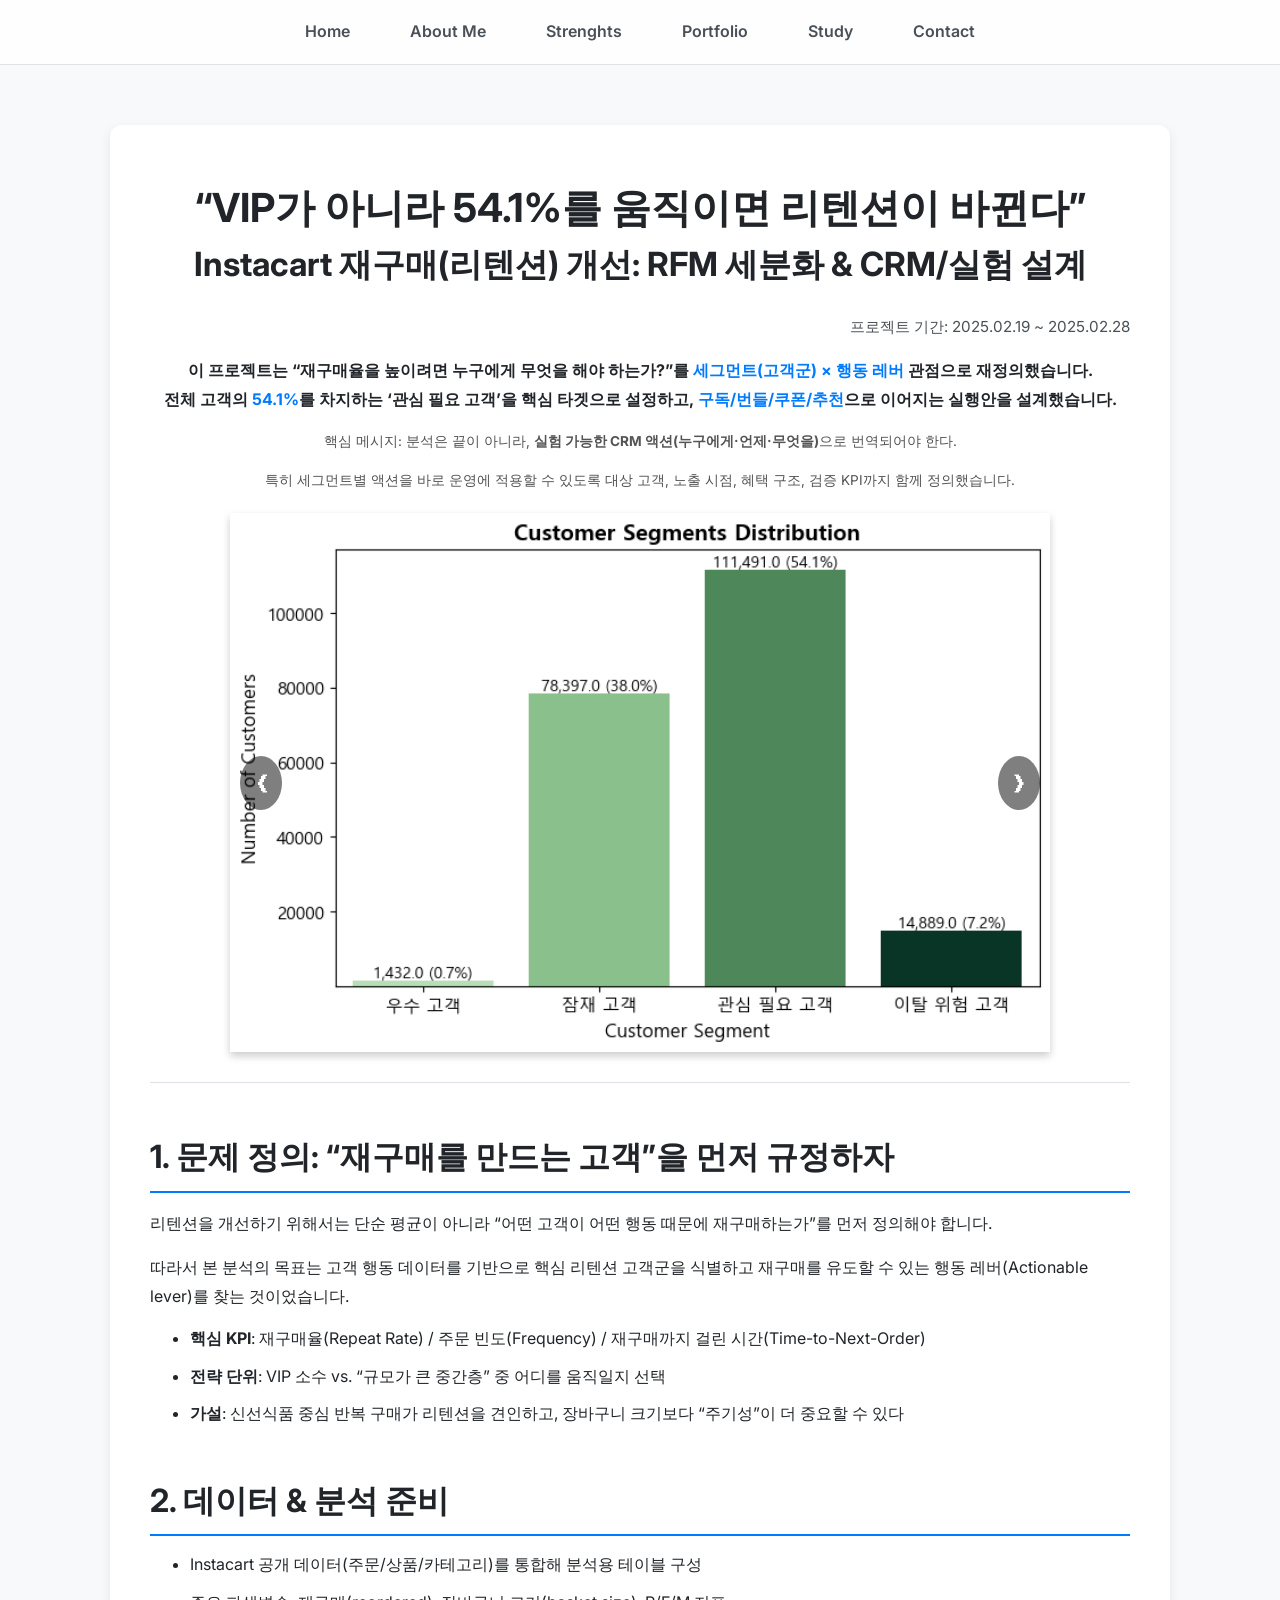
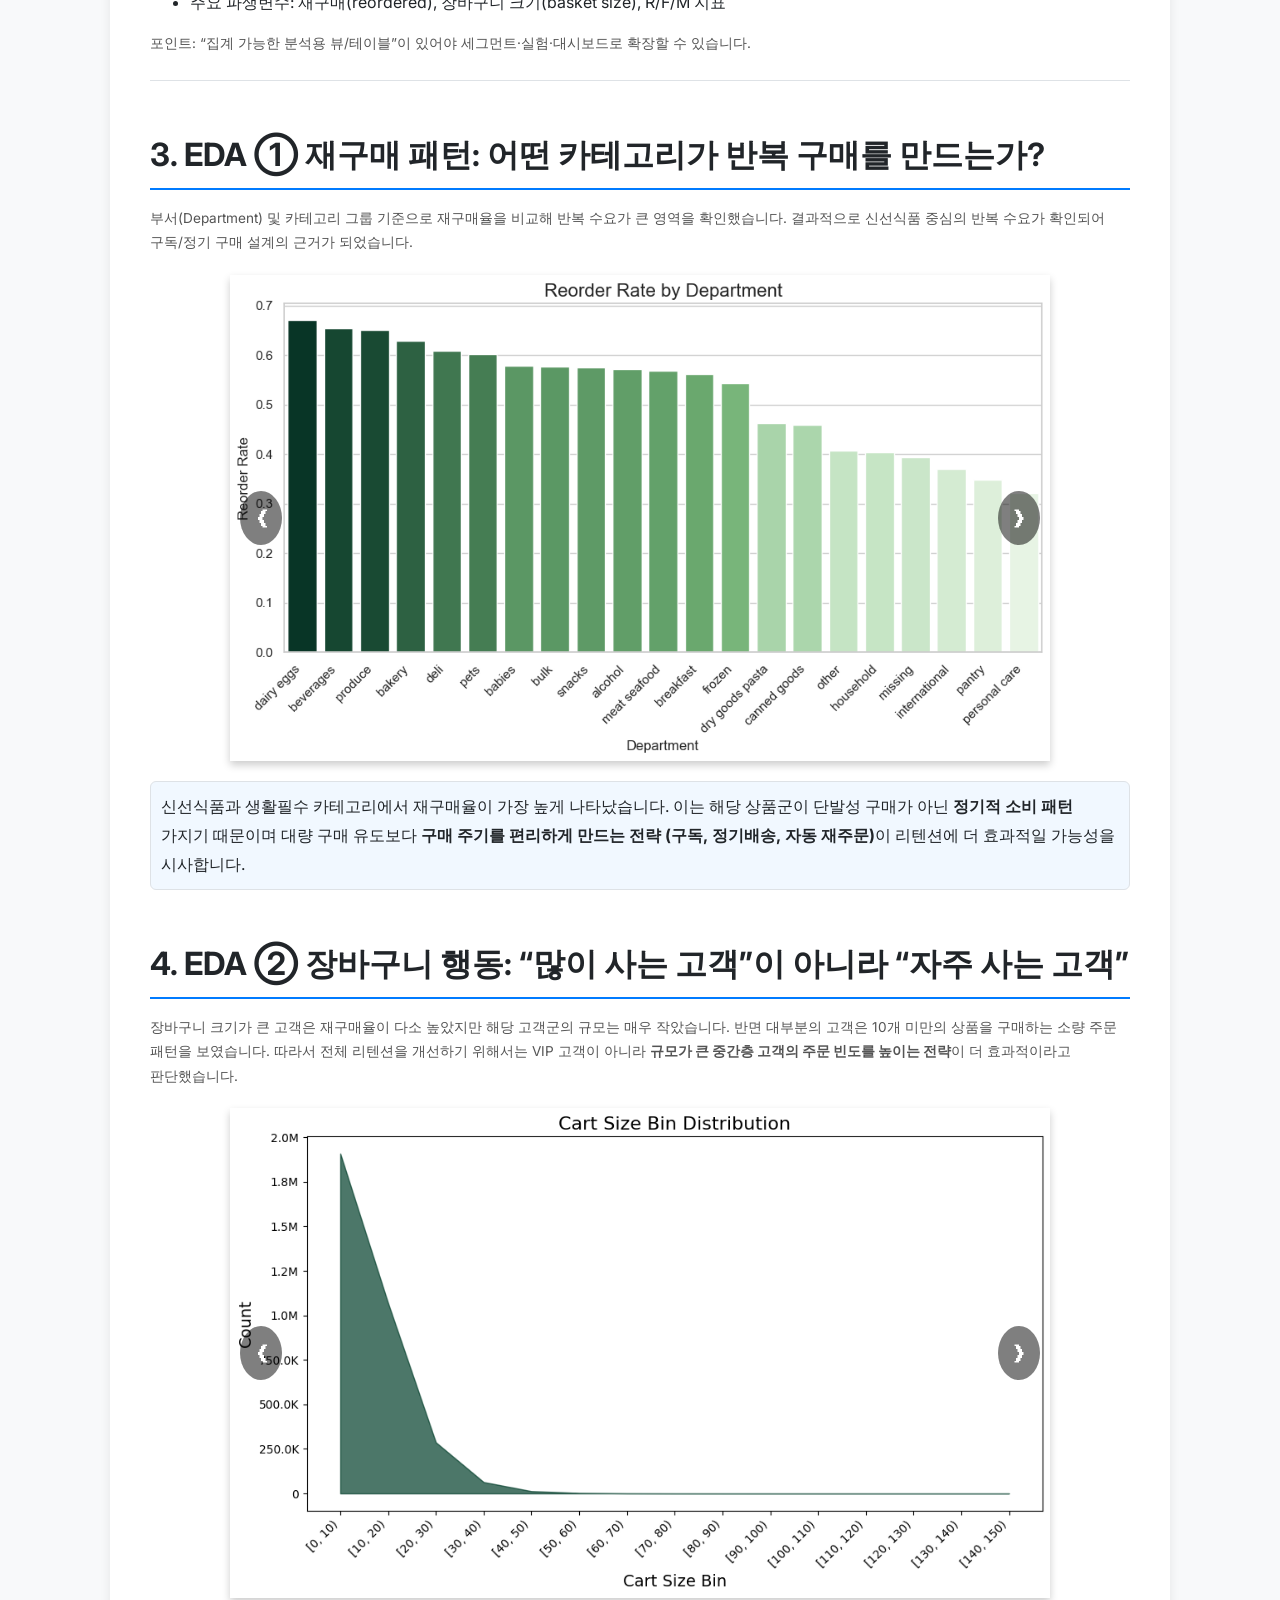
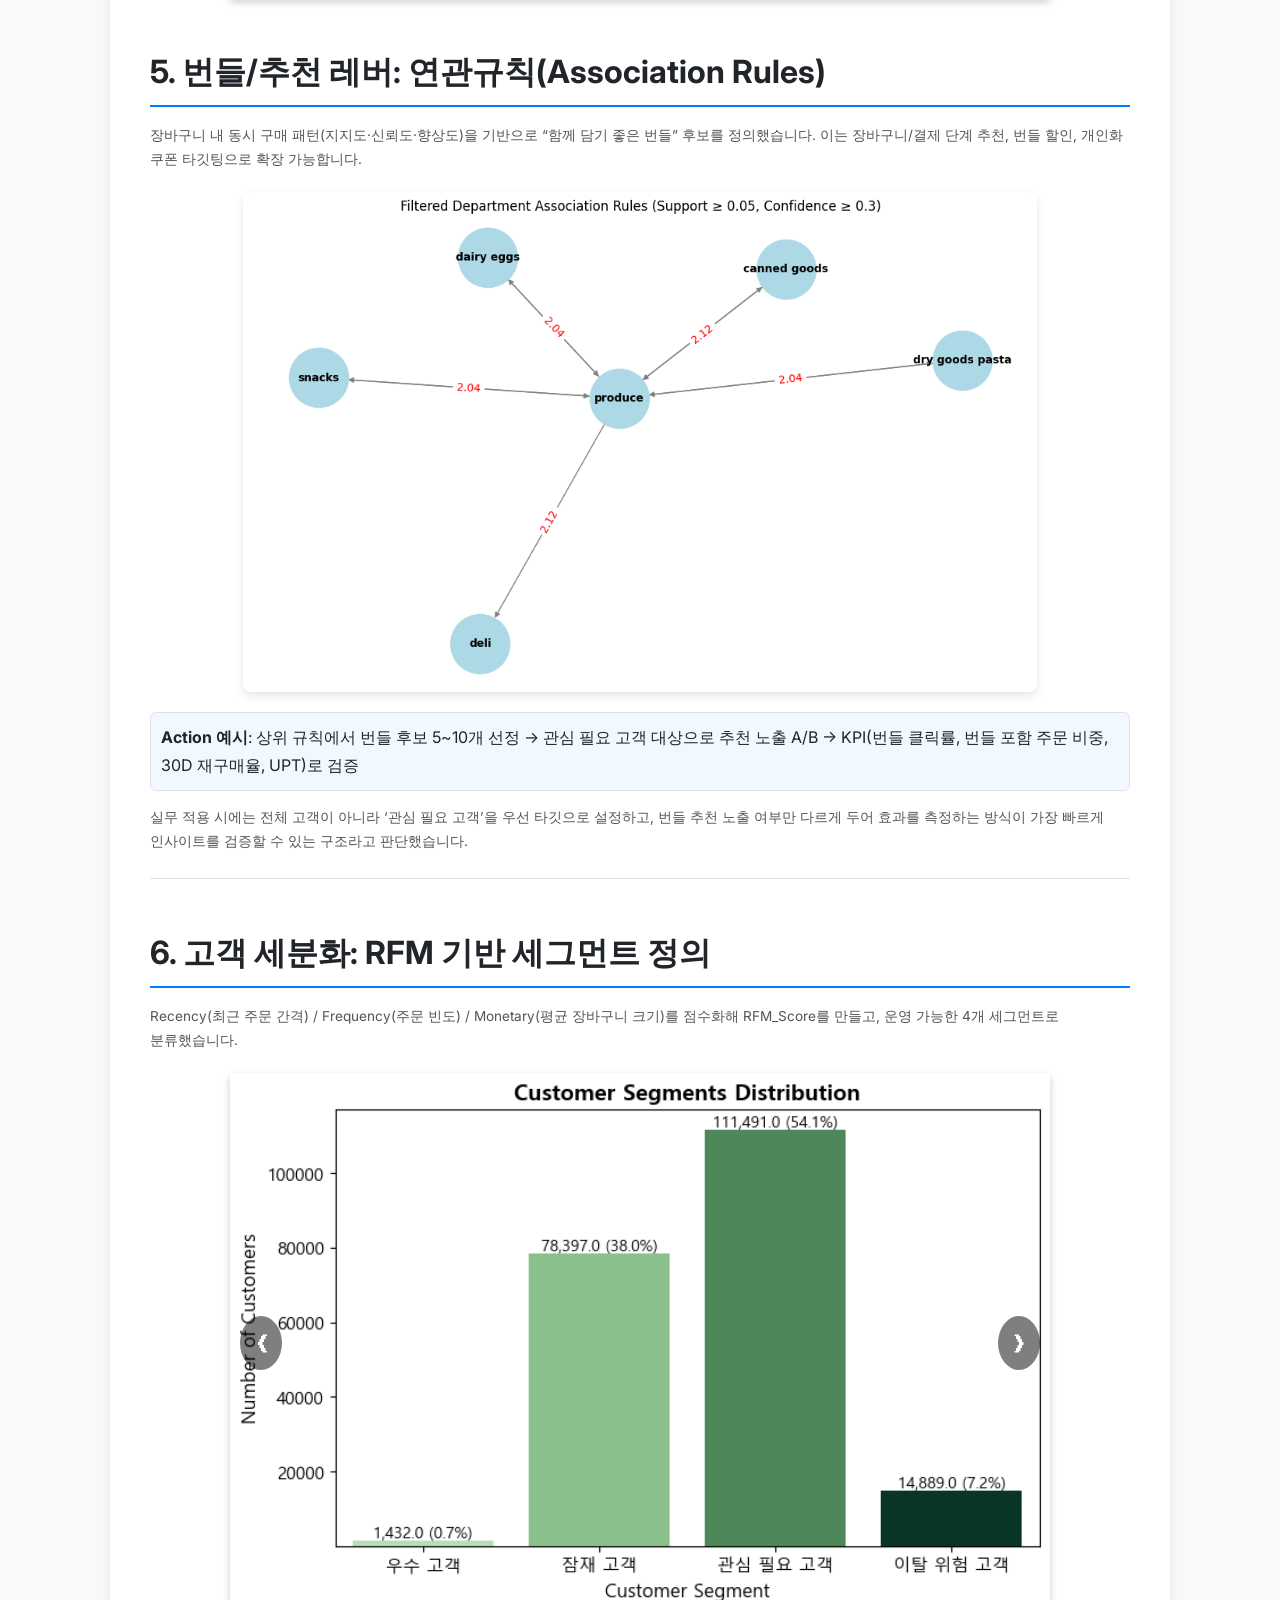
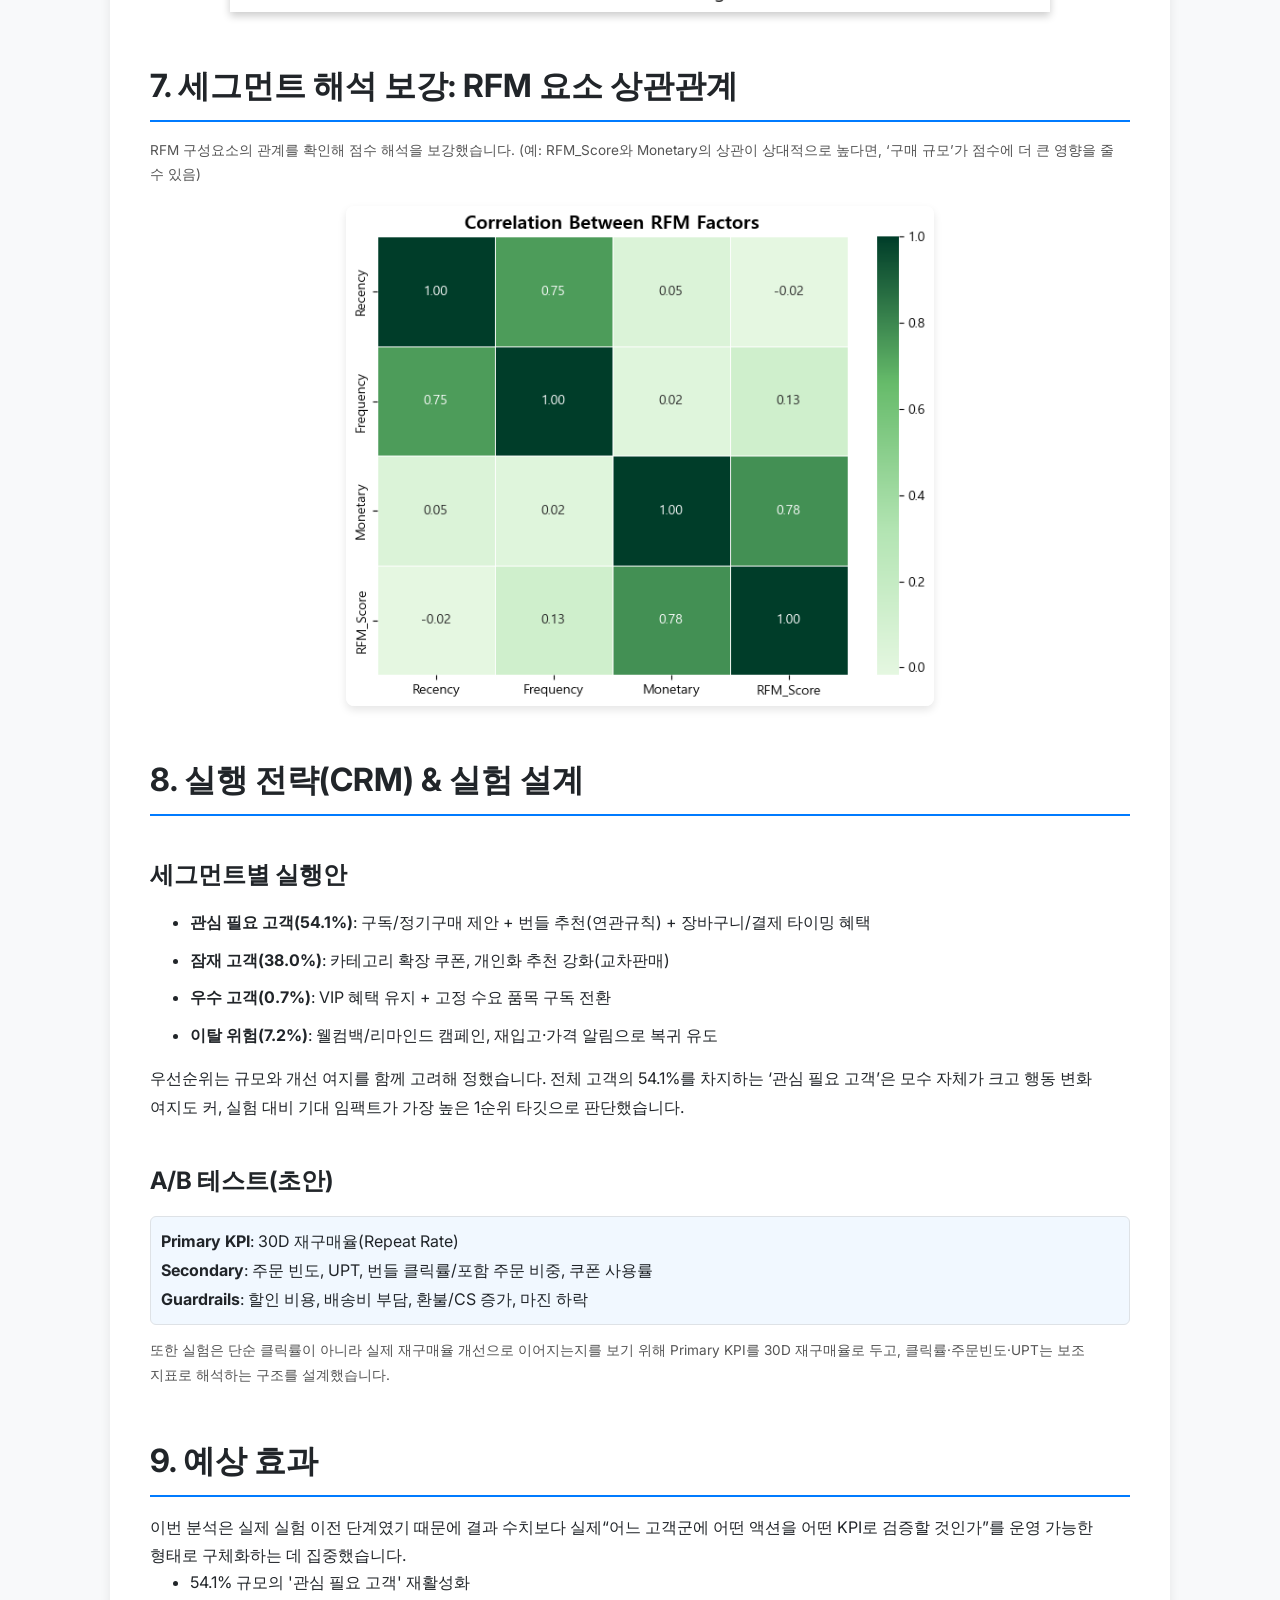
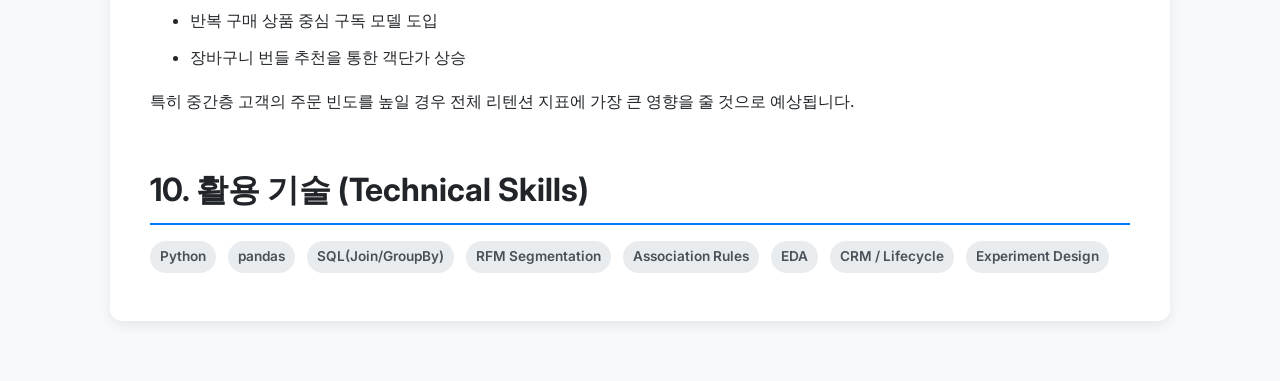
<file: project-b.html>
<!DOCTYPE html>
<html lang="ko">
<head>
  <meta charset="UTF-8" />
  <meta name="viewport" content="width=device-width, initial-scale=1.0" />
  <title>Project - Instacart 재구매(리텐션) 개선: RFM 세분화 & CRM/실험 설계</title>
  <link rel="stylesheet" href="style.css" />
  <link rel="stylesheet" href="https://cdn.jsdelivr.net/npm/@fortawesome/fontawesome-free@6.4.0/css/all.min.css" />
</head>

<body>
<header>
  <nav>
    <button class="hamburger-menu" aria-label="메뉴 열기">
      <div class="line"></div>
      <div class="line"></div>
      <div class="line"></div>
    </button>
    <ul>
      <li><a href="./index.html">Home</a></li>
      <li><a href="./index.html#about">About Me</a></li>
      <li><a href="./index.html#strengths">Strenghts</a></li>
      <li><a href="./portfolio.html">Portfolio</a></li>
      <li><a href="./study.html">Study</a></li>
      <li><a href="./index.html#contact">Contact</a></li>
    </ul>
  </nav>
</header>
<main>
  <div class="content-container">
    <div class="project-detail-container">

      <!-- =======================
           0) HERO / SUMMARY
      ======================== -->
      <h1>“VIP가 아니라 54.1%를 움직이면 리텐션이 바뀐다”<br/><small>Instacart 재구매(리텐션) 개선: RFM 세분화 & CRM/실험 설계</small></h1>

      <div class="project-period">
        <p>프로젝트 기간: 2025.02.19 ~ 2025.02.28</p>
      </div>

      <p style="text-align:center;">
        <strong>
          이 프로젝트는 “재구매율을 높이려면 누구에게 무엇을 해야 하는가?”를
          <span style="color:#007BFF;">세그먼트(고객군) × 행동 레버</span> 관점으로 재정의했습니다.<br/>
          전체 고객의 <span style="color:#007BFF;">54.1%</span>를 차지하는 <strong>‘관심 필요 고객’</strong>을 핵심 타겟으로 설정하고,
          <span style="color:#007BFF;">구독/번들/쿠폰/추천</span>으로 이어지는 실행안을 설계했습니다.
        </strong>
      </p>

      <p class="sub-text" style="text-align:center;">
        핵심 메시지: 분석은 끝이 아니라, <strong>실험 가능한 CRM 액션(누구에게·언제·무엇을)</strong>으로 번역되어야 한다.
      </p>

      <p class="sub-text" style="text-align:center;">
        특히 세그먼트별 액션을 바로 운영에 적용할 수 있도록 대상 고객, 노출 시점, 혜택 구조, 검증 KPI까지 함께 정의했습니다.
      </p>


      <!-- Hero Slideshow (2장) -->
      <div class="slideshow-container" style="max-width: 820px; position: relative; margin: 20px auto;">
        <div class="mySlides slides-1 fade">
          <img src="assets/project-b-images/b06_customer_segments_distribution.png"
               style="width:100%; box-shadow:0 4px 8px rgba(0,0,0,0.2);"
               onclick="openModal(this)"
               alt="Customer Segments Distribution">
        </div>

        <div class="mySlides slides-1 fade">
          <img src="assets/project-b-images/b01_reorder_rate_by_department.png"
               style="width:100%; box-shadow:0 4px 8px rgba(0,0,0,0.2);"
               onclick="openModal(this)"
               alt="Reorder Rate by Department">
        </div>

        <a class="prev" onclick="plusSlides(-1, 'slides-1')">&#10094;</a>
        <a class="next" onclick="plusSlides(1, 'slides-1')">&#10095;</a>
      </div>

      <hr style="border:none; border-top:1px solid #DEE2E6; margin: 30px 0;">

      <!-- =======================
           1) 문제 정의
      ======================== -->
      <h2>1. 문제 정의: “재구매를 만드는 고객”을 먼저 규정하자</h2>
      <p>
        리텐션을 개선하기 위해서는 단순 평균이 아니라 “어떤 고객이 어떤 행동 때문에 재구매하는가”를 먼저 정의해야 합니다.
      </p>
      <p>
        따라서 본 분석의 목표는 고객 행동 데이터를 기반으로 핵심 리텐션 고객군을 식별하고 재구매를 유도할 수 있는 행동 레버(Actionable lever)를 찾는 것이었습니다.
      </p>
      <ul>
        <li><strong>핵심 KPI</strong>: 재구매율(Repeat Rate) / 주문 빈도(Frequency) / 재구매까지 걸린 시간(Time-to-Next-Order)</li>
        <li><strong>전략 단위</strong>: VIP 소수 vs. “규모가 큰 중간층” 중 어디를 움직일지 선택</li>
        <li><strong>가설</strong>: 신선식품 중심 반복 구매가 리텐션을 견인하고, 장바구니 크기보다 “주기성”이 더 중요할 수 있다</li>
      </ul>

      <!-- =======================
           2) 데이터 구성
      ======================== -->
      <h2>2. 데이터 & 분석 준비</h2>
      <ul>
        <li>Instacart 공개 데이터(주문/상품/카테고리)를 통합해 분석용 테이블 구성</li>
        <li>주요 파생변수: 재구매(reordered), 장바구니 크기(basket size), R/F/M 지표</li>
      </ul>
      <p class="sub-text">
        포인트: “집계 가능한 분석용 뷰/테이블”이 있어야 세그먼트·실험·대시보드로 확장할 수 있습니다.
      </p>

      <hr style="border:none; border-top:1px solid #DEE2E6; margin: 24px 0;">

      <!-- =======================
           3) EDA ① Reorder 레버
      ======================== -->
      <h2>3. EDA ① 재구매 패턴: 어떤 카테고리가 반복 구매를 만드는가?</h2>
      <p class="sub-text">
        부서(Department) 및 카테고리 그룹 기준으로 재구매율을 비교해 반복 수요가 큰 영역을 확인했습니다.
        결과적으로 신선식품 중심의 반복 수요가 확인되어 구독/정기 구매 설계의 근거가 되었습니다.
      </p>

      <div class="slideshow-container" style="max-width: 820px; position: relative; margin: 20px auto;">
        <div class="mySlides slides-2 fade">
          <img src="assets/project-b-images/b01_reorder_rate_by_department.png"
               style="width:100%; box-shadow:0 4px 8px rgba(0,0,0,0.2);"
               onclick="openModal(this)"
               alt="Reorder Rate by Department">
        </div>

        <div class="mySlides slides-2 fade">
          <img src="assets/project-b-images/b02_reorder_rate_by_category.png"
               style="width:100%; box-shadow:0 4px 8px rgba(0,0,0,0.2);"
               onclick="openModal(this)"
               alt="Reorder Rate by Category">
        </div>

        <a class="prev" onclick="plusSlides(-1, 'slides-2')">&#10094;</a>
        <a class="next" onclick="plusSlides(1, 'slides-2')">&#10095;</a>
      </div>

      <div class="concept-box">
        <p style="margin:0;">
          신선식품과 생활필수 카테고리에서 재구매율이 가장 높게 나타났습니다.
          이는 해당 상품군이 단발성 구매가 아닌 <strong>정기적 소비 패턴</strong> 가지기 때문이며
          대량 구매 유도보다 <strong>구매 주기를 편리하게 만드는 전략
          (구독, 정기배송, 자동 재주문)</strong>이 리텐션에 더 효과적일 가능성을 시사합니다.
        </p>
      </div>

      <!-- =======================
           4) EDA ② Basket 레버
      ======================== -->
      <h2>4. EDA ② 장바구니 행동: “많이 사는 고객”이 아니라 “자주 사는 고객”</h2>
      <p class="sub-text">
          장바구니 크기가 큰 고객은 재구매율이 다소 높았지만 해당 고객군의 규모는 매우 작았습니다.
          반면 대부분의 고객은 10개 미만의 상품을 구매하는 소량 주문 패턴을 보였습니다.

          따라서 전체 리텐션을 개선하기 위해서는
          VIP 고객이 아니라 <strong>규모가 큰 중간층 고객의 주문 빈도를 높이는 전략</strong>이
          더 효과적이라고 판단했습니다.
      </p>

      <div class="slideshow-container" style="max-width: 820px; position: relative; margin: 20px auto;">
        <div class="mySlides slides-3 fade">
          <img src="assets/project-b-images/b03_cart_size_distribution.png"
               style="width:100%; box-shadow:0 4px 8px rgba(0,0,0,0.2);"
               onclick="openModal(this)"
               alt="Cart Size Bin Distribution">
        </div>

        <div class="mySlides slides-3 fade">
          <img src="assets/project-b-images/b04_basket_size_vs_reorder_rate.png"
               style="width:100%; box-shadow:0 4px 8px rgba(0,0,0,0.2);"
               onclick="openModal(this)"
               alt="Basket Size vs Reorder Rate">
        </div>

        <a class="prev" onclick="plusSlides(-1, 'slides-3')">&#10094;</a>
        <a class="next" onclick="plusSlides(1, 'slides-3')">&#10095;</a>
      </div>

      <!-- =======================
           5) Association Rules
      ======================== -->
      <h2>5. 번들/추천 레버: 연관규칙(Association Rules)</h2>
      <p class="sub-text">
        장바구니 내 동시 구매 패턴(지지도·신뢰도·향상도)을 기반으로 “함께 담기 좋은 번들” 후보를 정의했습니다.
        이는 장바구니/결제 단계 추천, 번들 할인, 개인화 쿠폰 타깃팅으로 확장 가능합니다.
      </p>

      <img src="assets/project-b-images/b05_association_rules_network_filtered.png"
           class="article-image"
           onclick="openModal(this)"
           alt="Association Rules Network (Filtered)">

      <div class="concept-box">
        <p style="margin:0;">
          <strong>Action 예시</strong>: 상위 규칙에서 번들 후보 5~10개 선정 → 관심 필요 고객 대상으로 추천 노출 A/B →
          KPI(번들 클릭률, 번들 포함 주문 비중, 30D 재구매율, UPT)로 검증
        </p>
      </div>

      <p class="sub-text">
        실무 적용 시에는 전체 고객이 아니라 ‘관심 필요 고객’을 우선 타깃으로 설정하고, 번들 추천 노출 여부만 다르게 두어 효과를 측정하는 방식이 가장 빠르게 인사이트를 검증할 수 있는 구조라고 판단했습니다.
      </p>
      
      <hr style="border:none; border-top:1px solid #DEE2E6; margin: 24px 0;">

      <!-- =======================
           6) SEGMENTATION (RFM)
      ======================== -->
      <h2>6. 고객 세분화: RFM 기반 세그먼트 정의</h2>
      <p class="sub-text">
        Recency(최근 주문 간격) / Frequency(주문 빈도) / Monetary(평균 장바구니 크기)를 점수화해 RFM_Score를 만들고,
        운영 가능한 4개 세그먼트로 분류했습니다.
      </p>

      <div class="slideshow-container" style="max-width: 820px; position: relative; margin: 20px auto;">
        <div class="mySlides slides-4 fade">
          <img src="assets/project-b-images/b06_customer_segments_distribution.png"
               style="width:100%; box-shadow:0 4px 8px rgba(0,0,0,0.2);"
               onclick="openModal(this)"
               alt="Customer Segments Distribution">
        </div>

        <div class="mySlides slides-4 fade">
          <img src="assets/project-b-images/b07_customer_segments_proportion.png"
               style="width:100%; box-shadow:0 4px 8px rgba(0,0,0,0.2);"
               onclick="openModal(this)"
               alt="Customer Segments Proportion">
        </div>

        <a class="prev" onclick="plusSlides(-1, 'slides-4')">&#10094;</a>
        <a class="next" onclick="plusSlides(1, 'slides-4')">&#10095;</a>
      </div>


      <!-- =======================
           7) 해석 보강(상관관계)
      ======================== -->
      <h2>7. 세그먼트 해석 보강: RFM 요소 상관관계</h2>
      <p class="sub-text">
        RFM 구성요소의 관계를 확인해 점수 해석을 보강했습니다.
        (예: RFM_Score와 Monetary의 상관이 상대적으로 높다면, ‘구매 규모’가 점수에 더 큰 영향을 줄 수 있음)
      </p>

      <img src="assets/project-b-images/b09_rfm_correlation_heatmap.png"
           class="article-image"
           onclick="openModal(this)"
           alt="Correlation Between RFM Factors">

      <!-- =======================
           8) ACTION PLAN
      ======================== -->
      <h2>8. 실행 전략(CRM) & 실험 설계</h2>

      <h3>세그먼트별 실행안</h3>
      <ul>
        <li><strong>관심 필요 고객(54.1%)</strong>: 구독/정기구매 제안 + 번들 추천(연관규칙) + 장바구니/결제 타이밍 혜택</li>
        <li><strong>잠재 고객(38.0%)</strong>: 카테고리 확장 쿠폰, 개인화 추천 강화(교차판매)</li>
        <li><strong>우수 고객(0.7%)</strong>: VIP 혜택 유지 + 고정 수요 품목 구독 전환</li>
        <li><strong>이탈 위험(7.2%)</strong>: 웰컴백/리마인드 캠페인, 재입고·가격 알림으로 복귀 유도</li>
      </ul>

      <p>
        우선순위는 규모와 개선 여지를 함께 고려해 정했습니다.
        전체 고객의 54.1%를 차지하는 ‘관심 필요 고객’은 모수 자체가 크고 행동 변화 여지도 커, 실험 대비 기대 임팩트가 가장 높은 1순위 타깃으로 판단했습니다.
      </p>
      
      <h3>A/B 테스트(초안)</h3>
      <div class="concept-box">
        <p style="margin:0;">
          <strong>Primary KPI</strong>: 30D 재구매율(Repeat Rate)<br/>
          <strong>Secondary</strong>: 주문 빈도, UPT, 번들 클릭률/포함 주문 비중, 쿠폰 사용률<br/>
          <strong>Guardrails</strong>: 할인 비용, 배송비 부담, 환불/CS 증가, 마진 하락
        </p>
      </div>

      <p class="sub-text">
        또한 실험은 단순 클릭률이 아니라 실제 재구매율 개선으로 이어지는지를 보기 위해
        Primary KPI를 30D 재구매율로 두고,
        클릭률·주문빈도·UPT는 보조 지표로 해석하는 구조를 설계했습니다.
      </p>
      
      <!-- =======================
           9) EXPECTED IMPACT
      ======================== -->
      <h2>9. 예상 효과</h2>

      <p style="margin:0;">
        이번 분석은 실제 실험 이전 단계였기 때문에 결과 수치보다
        실제“어느 고객군에 어떤 액션을 어떤 KPI로 검증할 것인가”를
        운영 가능한 형태로 구체화하는 데 집중했습니다.
      </p>

      <ul>
        <li>54.1% 규모의 '관심 필요 고객' 재활성화</li>
        <li>반복 구매 상품 중심 구독 모델 도입</li>
        <li>장바구니 번들 추천을 통한 객단가 상승</li>
      </ul>

      <p style="margin:0;">
        특히 중간층 고객의 주문 빈도를 높일 경우
        전체 리텐션 지표에 가장 큰 영향을 줄 것으로 예상됩니다.
      </p>
      <!-- =======================
           10) TECHNICAL SKILLS
      ======================== -->
      <h2>10. 활용 기술 (Technical Skills)</h2>
      <div class="tech-tags">
        <span class="tech-tag">Python</span>
        <span class="tech-tag">pandas</span>
        <span class="tech-tag">SQL(Join/GroupBy)</span>
        <span class="tech-tag">RFM Segmentation</span>
        <span class="tech-tag">Association Rules</span>
        <span class="tech-tag">EDA</span>
        <span class="tech-tag">CRM / Lifecycle</span>
        <span class="tech-tag">Experiment Design</span>
      </div>

    </div>
  </div>
</main>

<!-- =======================
     Slideshow JS (project-a/d 방식: 그룹별 index)
======================== -->
<script>
  const slideIndex = {
    "slides-1": 1,
    "slides-2": 1,
    "slides-3": 1,
    "slides-4": 1
  };

  function showSlides(n, groupClass) {
    const slides = document.getElementsByClassName(groupClass);
    if (!slides || slides.length === 0) return;

    if (n > slides.length) slideIndex[groupClass] = 1;
    if (n < 1) slideIndex[groupClass] = slides.length;

    for (let i = 0; i < slides.length; i++) {
      slides[i].style.display = "none";
    }
    slides[slideIndex[groupClass] - 1].style.display = "block";
  }

  function plusSlides(n, groupClass) {
    showSlides(slideIndex[groupClass] += n, groupClass);
  }

  document.addEventListener("DOMContentLoaded", () => {
    showSlides(1, "slides-1");
    showSlides(1, "slides-2");
    showSlides(1, "slides-3");
    showSlides(1, "slides-4");
  });
</script>

<!-- =======================
     Image Modal (project-a 방식: flex)
======================== -->
<div id="imageModal" class="modal" onclick="closeModal()">
  <span class="close">&times;</span>
  <img class="modal-content" id="modalImg" alt="modal image">
</div>

<script>
  function openModal(img) {
    const modal = document.getElementById("imageModal");
    const modalImg = document.getElementById("modalImg");
    modal.style.display = "flex";
    modalImg.src = img.src;
  }

  function closeModal() {
    document.getElementById("imageModal").style.display = "none";
  }
</script>

</body>
</html>
</file>
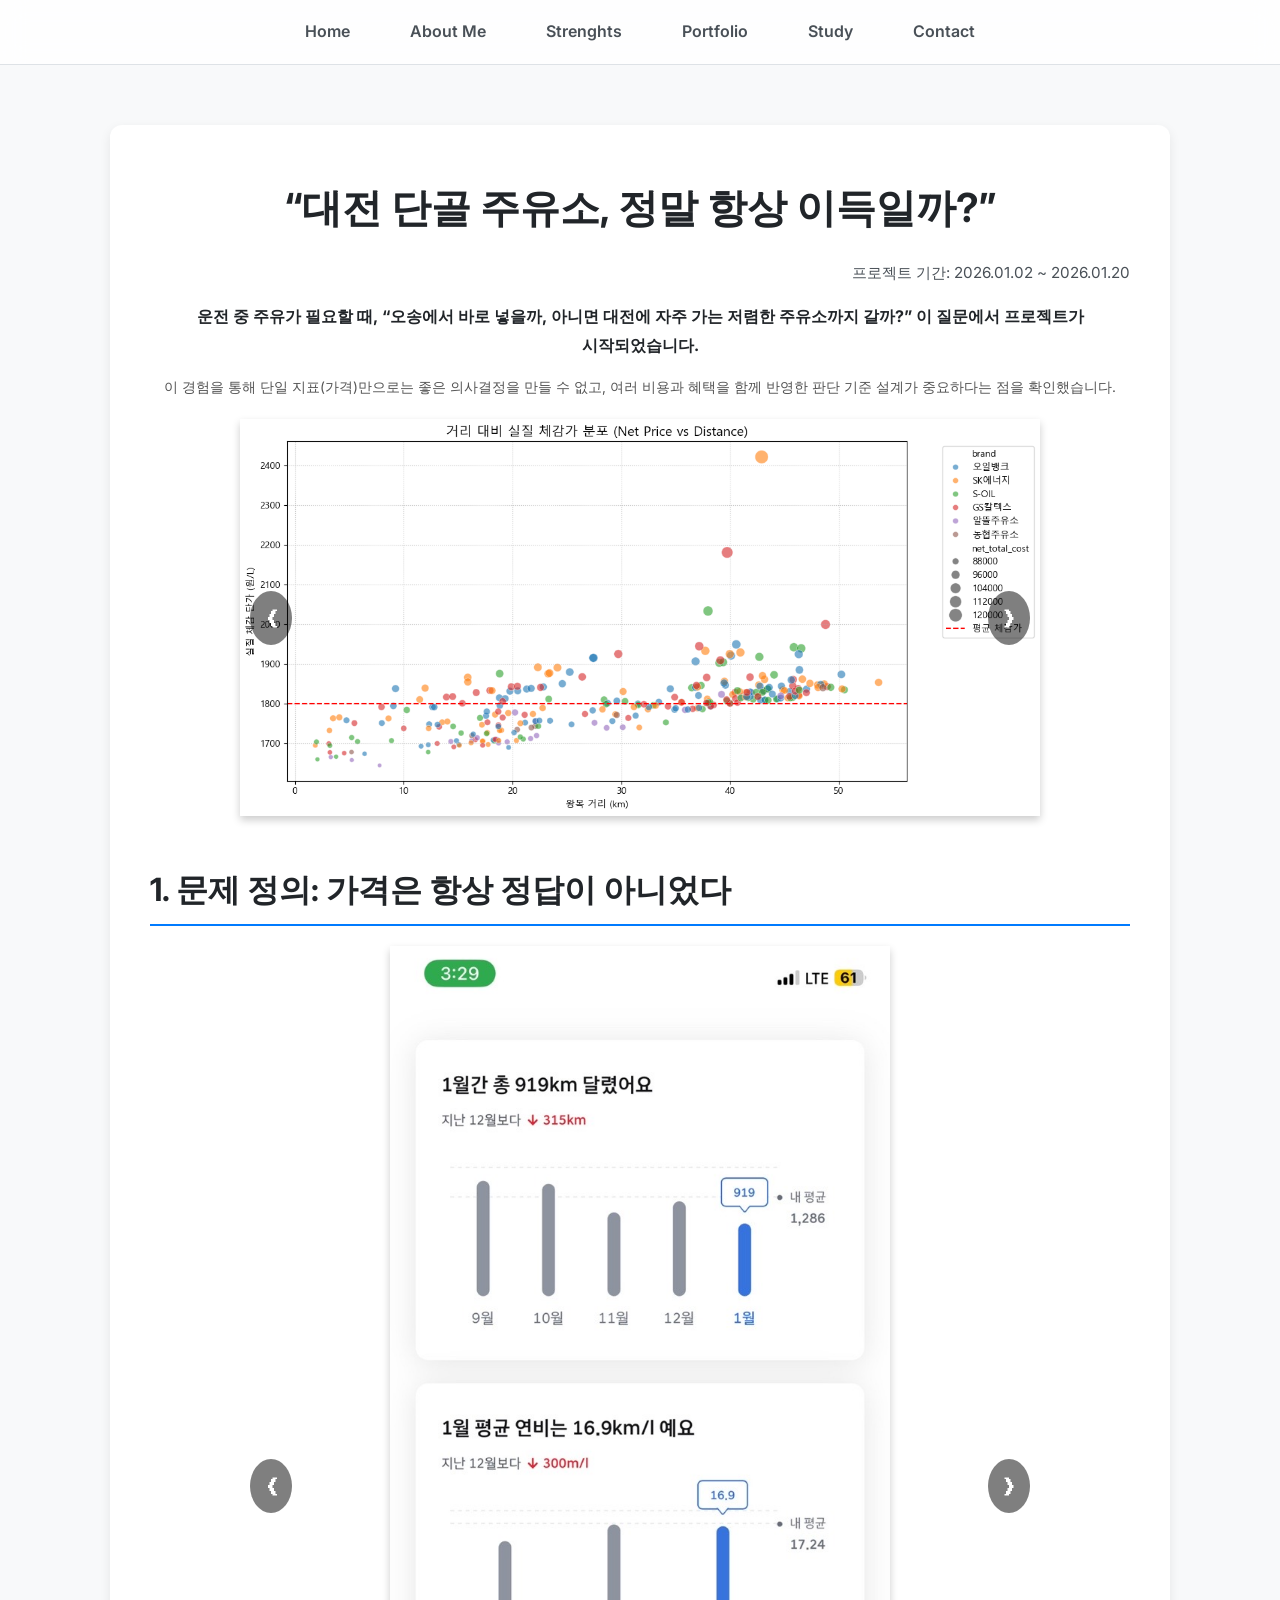
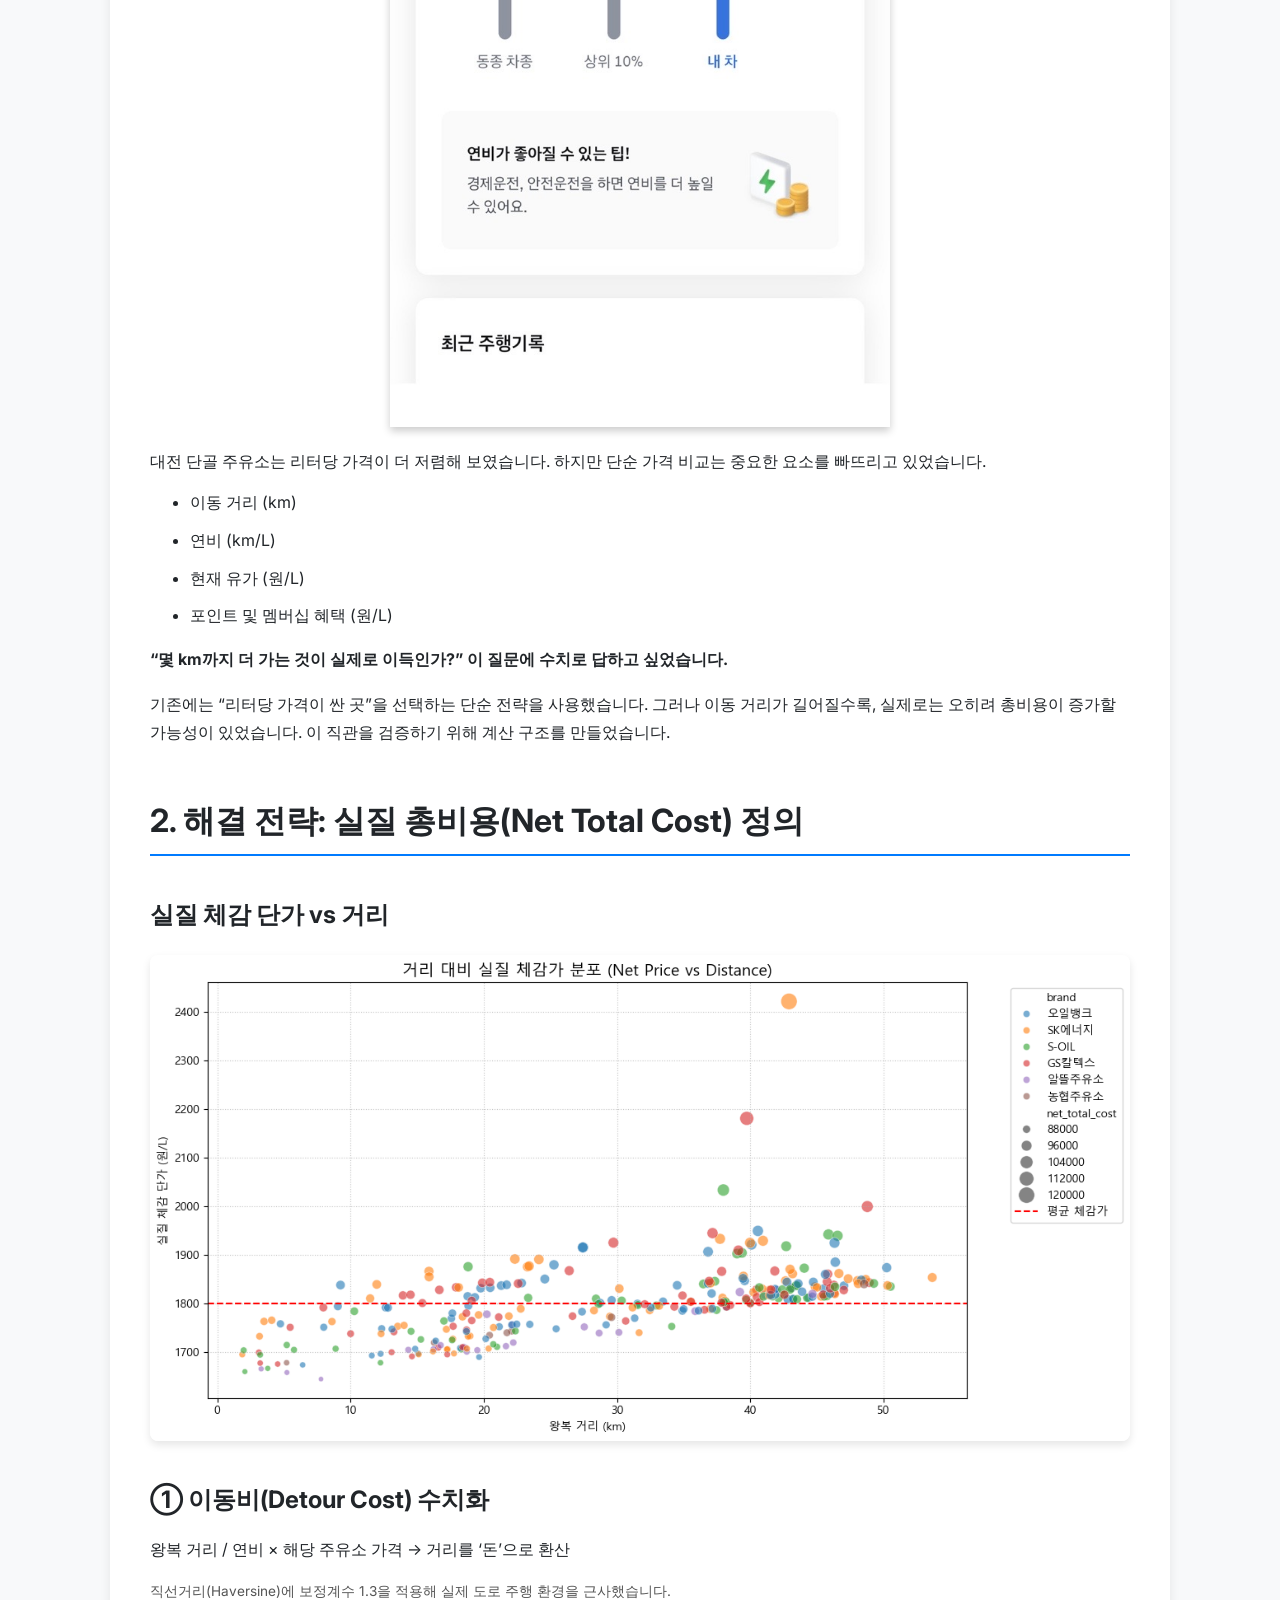
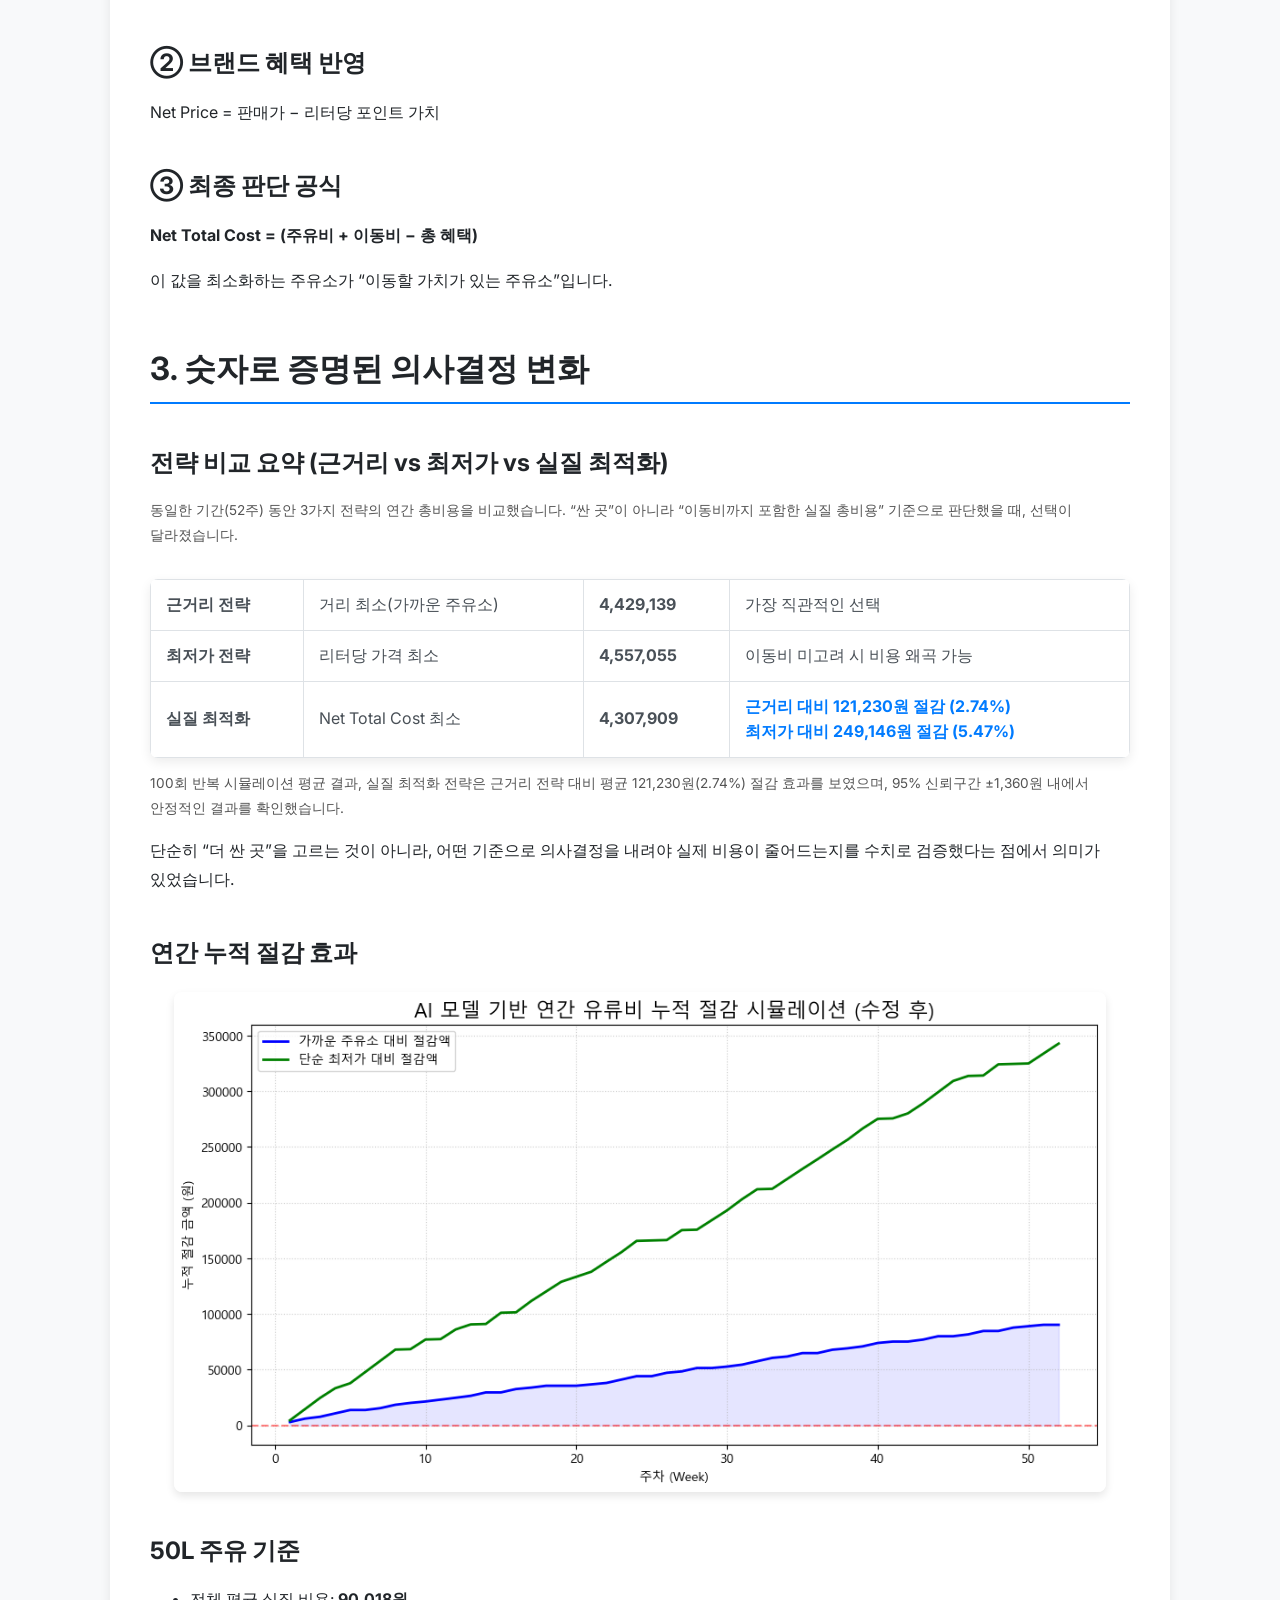
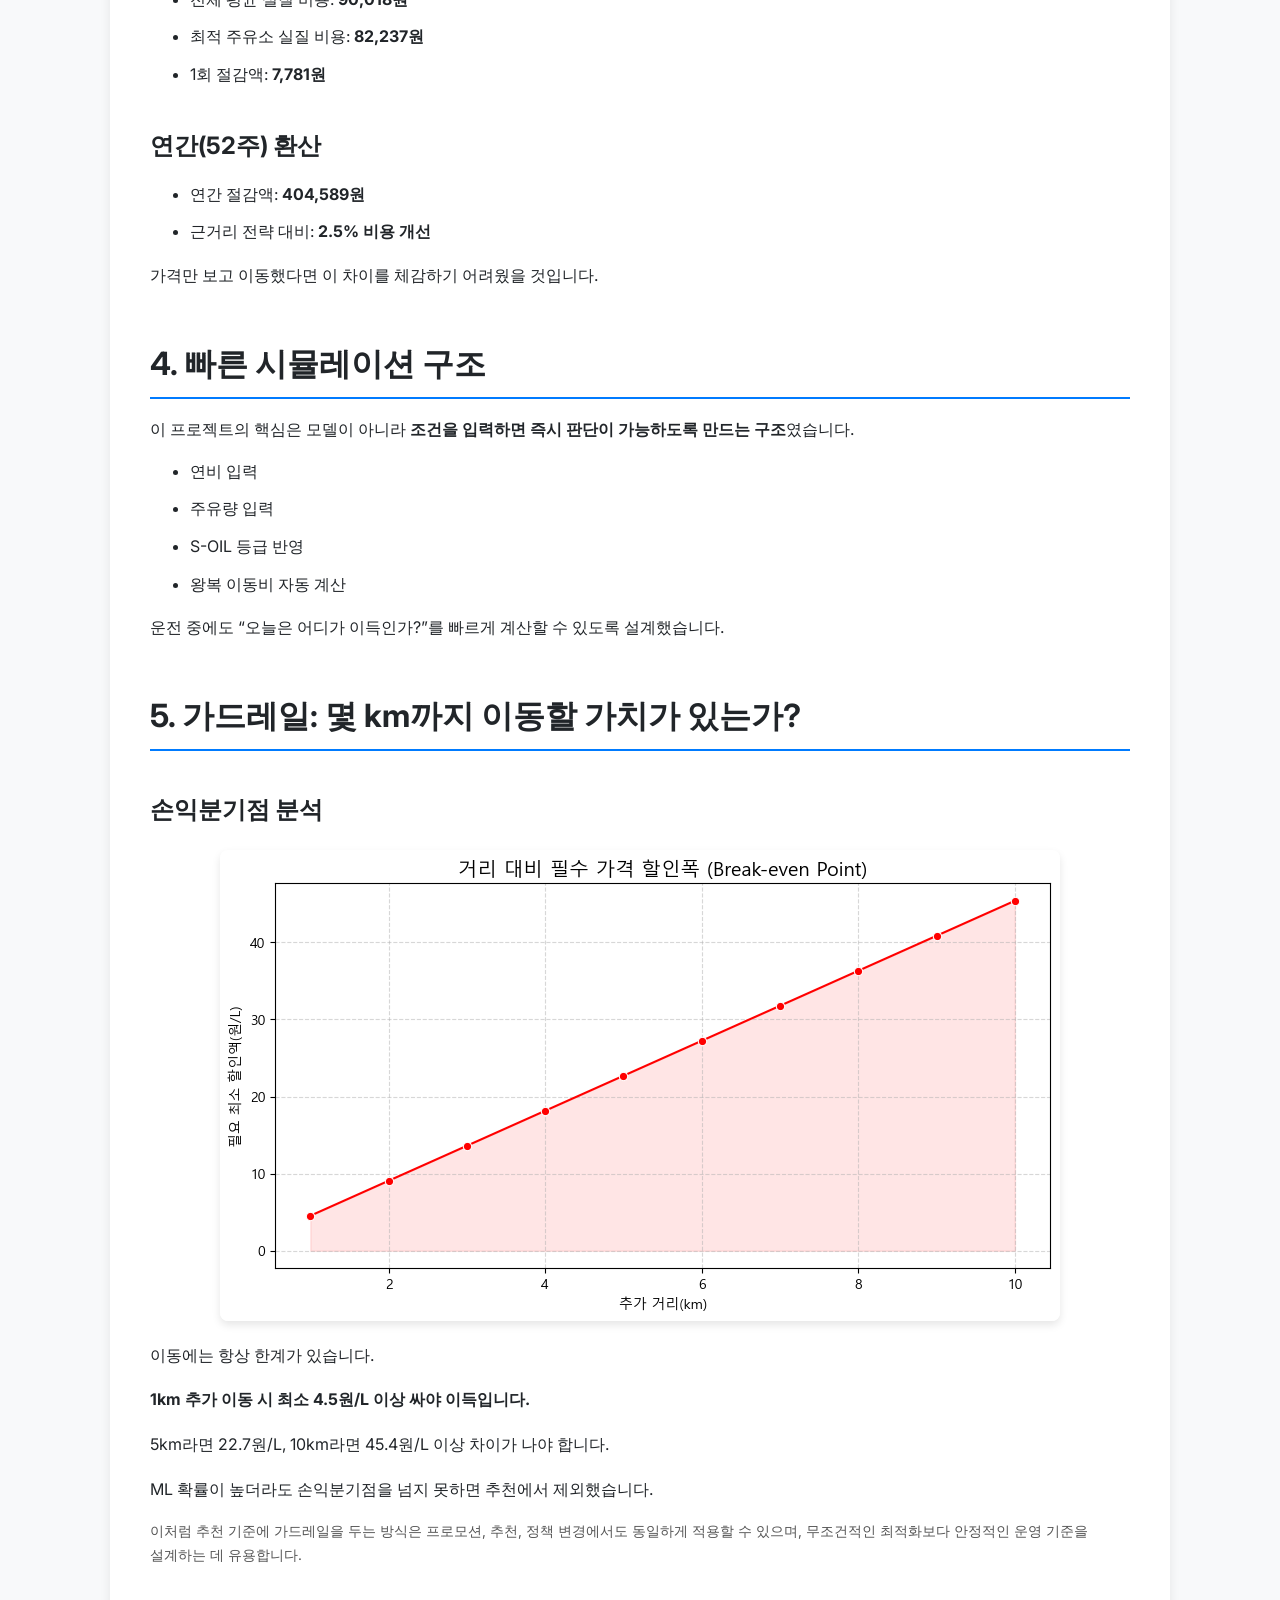
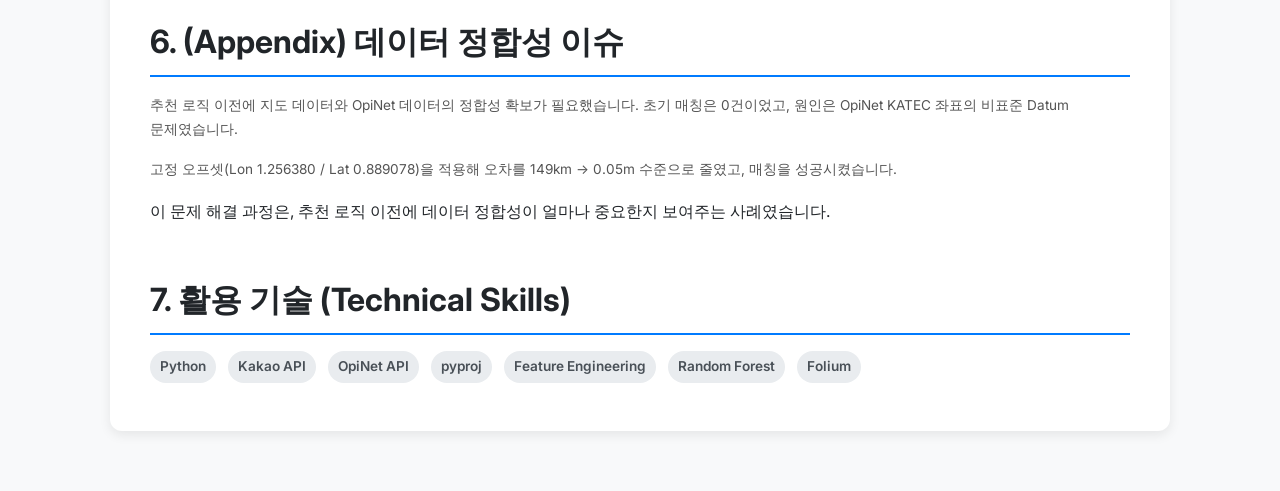
<file: project-d.html>
<!DOCTYPE html>
<html lang="ko">
<head>
    <meta charset="UTF-8">
    <meta name="viewport" content="width=device-width, initial-scale=1.0">
    <title>Project - 이동할 가치가 있는 주유소는 어디인가?</title>
    <link rel="stylesheet" href="style.css">
</head>
<body>

<header>
  <nav>
    <button class="hamburger-menu" aria-label="메뉴 열기">
      <div class="line"></div>
      <div class="line"></div>
      <div class="line"></div>
    </button>
    <ul>
      <li><a href="./index.html">Home</a></li>
      <li><a href="./index.html#about">About Me</a></li>
      <li><a href="./index.html#strengths">Strenghts</a></li>
      <li><a href="./portfolio.html">Portfolio</a></li>
      <li><a href="./study.html">Study</a></li>
      <li><a href="./index.html#contact">Contact</a></li>
    </ul>
  </nav>
</header>

<main>
<div class="content-container">
<div class="project-detail-container">

<h1>“대전 단골 주유소, 정말 항상 이득일까?”</h1>

<div class="project-period">
    <p>프로젝트 기간: 2026.01.02 ~ 2026.01.20</p>
</div>

<p style="text-align:center;">
  <strong>
    운전 중 주유가 필요할 때,  
    “오송에서 바로 넣을까, 아니면 대전에 자주 가는 저렴한 주유소까지 갈까?”  
    이 질문에서 프로젝트가 시작되었습니다.
  </strong>
</p>

<p class="sub-text" style="text-align:center;">
  이 경험을 통해 단일 지표(가격)만으로는 좋은 의사결정을 만들 수 없고,
  여러 비용과 혜택을 함께 반영한 판단 기준 설계가 중요하다는 점을 확인했습니다.
</p>

<!-- Slideshow 1 -->
<div class="slideshow-container" style="max-width: 800px; position: relative; margin: 20px auto;">
  <div class="mySlides slides-1 fade">
    <img src="assets/project-d-images/111.png" style="width:100%; box-shadow:0 4px 8px rgba(0,0,0,0.2);" onclick="openModal(this)">
  </div>
  <div class="mySlides slides-1 fade">
    <img src="assets/project-d-images/222.png" style="width:100%; box-shadow:0 4px 8px rgba(0,0,0,0.2);" onclick="openModal(this)">
  </div>
  <div class="mySlides slides-1 fade">
    <img src="assets/project-d-images/333.png" style="width:100%; box-shadow:0 4px 8px rgba(0,0,0,0.2);" onclick="openModal(this)">
  </div>
  <div class="mySlides slides-1 fade">
    <img src="assets/project-d-images/444.png" style="width:100%; box-shadow:0 4px 8px rgba(0,0,0,0.2);" onclick="openModal(this)">
  </div>

  <a class="prev" onclick="plusSlides(-1, 'slides-1')">&#10094;</a>
  <a class="next" onclick="plusSlides(1, 'slides-1')">&#10095;</a>
</div>

<h2>1. 문제 정의: 가격은 항상 정답이 아니었다</h2>

<!-- Slideshow 2 -->
<div class="slideshow-container" style="max-width: 800px; position: relative; margin: 20px auto;">
  <div class="mySlides slides-2 fade">
    <img src="assets/project-d-images/555.jpg"
         class="small-slide-img"
         onclick="openModal(this)">
  </div>

  <div class="mySlides slides-2 fade">
    <img src="assets/project-d-images/666.jpg"
         class="small-slide-img"
         onclick="openModal(this)">
  </div>

  <a class="prev" onclick="plusSlides(-1, 'slides-2')">&#10094;</a>
  <a class="next" onclick="plusSlides(1, 'slides-2')">&#10095;</a>
</div>

<p>
  대전 단골 주유소는 리터당 가격이 더 저렴해 보였습니다.
  하지만 단순 가격 비교는 중요한 요소를 빠뜨리고 있었습니다.
</p>

<ul>
    <li>이동 거리 (km)</li>
    <li>연비 (km/L)</li>
    <li>현재 유가 (원/L)</li>
    <li>포인트 및 멤버십 혜택 (원/L)</li>
</ul>

<p><strong>
  “몇 km까지 더 가는 것이 실제로 이득인가?”  
  이 질문에 수치로 답하고 싶었습니다.
</strong></p>

<p>
  기존에는 “리터당 가격이 싼 곳”을 선택하는 단순 전략을 사용했습니다.
  그러나 이동 거리가 길어질수록, 실제로는 오히려 총비용이 증가할 가능성이 있었습니다.
  이 직관을 검증하기 위해 계산 구조를 만들었습니다.
</p>

<h2>2. 해결 전략: 실질 총비용(Net Total Cost) 정의</h2>

<h3>실질 체감 단가 vs 거리</h3>
<img src="assets/project-d-images/111.png"
     class="article-image"
     onclick="openModal(this)">

<h3>① 이동비(Detour Cost) 수치화</h3>
<p>
  왕복 거리 / 연비 × 해당 주유소 가격  
  → 거리를 ‘돈’으로 환산
</p>
<p class="sub-text">
  직선거리(Haversine)에 보정계수 1.3을 적용해 실제 도로 주행 환경을 근사했습니다.
</p>

<h3>② 브랜드 혜택 반영</h3>
<p>
  Net Price = 판매가 − 리터당 포인트 가치
</p>

<h3>③ 최종 판단 공식</h3>

<p><strong>
  Net Total Cost = (주유비 + 이동비 − 총 혜택)
</strong></p>

<p>
  이 값을 최소화하는 주유소가 “이동할 가치가 있는 주유소”입니다.
</p>

<h2>3. 숫자로 증명된 의사결정 변화</h2>

<h3>전략 비교 요약 (근거리 vs 최저가 vs 실질 최적화)</h3>
<p class="sub-text">
  동일한 기간(52주) 동안 3가지 전략의 연간 총비용을 비교했습니다.
  “싼 곳”이 아니라 “이동비까지 포함한 실질 총비용” 기준으로 판단했을 때, 선택이 달라졌습니다.
</p>

<table class="tech-stack-table">
  <thead>
    <tr>
        <td><strong>근거리 전략</strong></td>
        <td>거리 최소(가까운 주유소)</td>
        <td><strong>4,429,139</strong></td>
        <td>가장 직관적인 선택</td>
        </tr>

        <tr>
        <td><strong>최저가 전략</strong></td>
        <td>리터당 가격 최소</td>
        <td><strong>4,557,055</strong></td>
        <td>이동비 미고려 시 비용 왜곡 가능</td>
        </tr>

        <tr>
        <td><strong>실질 최적화</strong></td>
        <td>Net Total Cost 최소</td>
        <td><strong>4,307,909</strong></td>
        <td>
            <span style="color:#007BFF; font-weight:700;">
            근거리 대비 121,230원 절감 (2.74%)
            </span><br>
            <span style="color:#007BFF; font-weight:700;">
            최저가 대비 249,146원 절감 (5.47%)
            </span>
        </td>
        </tr>
  </tbody>
</table>

<p class="sub-text">
  100회 반복 시뮬레이션 평균 결과, 실질 최적화 전략은 근거리 전략 대비 평균 121,230원(2.74%) 절감 효과를 보였으며, 95% 신뢰구간 ±1,360원 내에서 안정적인 결과를 확인했습니다.
</p>

<p>
  단순히 “더 싼 곳”을 고르는 것이 아니라,
  어떤 기준으로 의사결정을 내려야 실제 비용이 줄어드는지를
  수치로 검증했다는 점에서 의미가 있었습니다.
</p>

<h3>연간 누적 절감 효과</h3>
<img src="assets/project-d-images/222.png"
     class="article-image"
     onclick="openModal(this)">

<h3> 50L 주유 기준</h3>

<ul>
    <li>전체 평균 실질 비용: <strong>90,018원</strong></li>
    <li>최적 주유소 실질 비용: <strong>82,237원</strong></li>
    <li>1회 절감액: <strong>7,781원</strong></li>
</ul>

<h3> 연간(52주) 환산</h3>

<ul>
    <li>연간 절감액: <strong>404,589원</strong></li>
    <li>근거리 전략 대비: <strong>2.5% 비용 개선</strong></li>
</ul>

<p>
  가격만 보고 이동했다면 이 차이를 체감하기 어려웠을 것입니다.
</p>

<h2>4. 빠른 시뮬레이션 구조</h2>

<p>
  이 프로젝트의 핵심은 모델이 아니라  
  <strong>조건을 입력하면 즉시 판단이 가능하도록 만드는 구조</strong>였습니다.
</p>

<ul>
    <li>연비 입력</li>
    <li>주유량 입력</li>
    <li>S-OIL 등급 반영</li>
    <li>왕복 이동비 자동 계산</li>
</ul>

<p>
  운전 중에도 “오늘은 어디가 이득인가?”를 빠르게 계산할 수 있도록 설계했습니다.
</p>

<h2>5. 가드레일: 몇 km까지 이동할 가치가 있는가?</h2>

<h3>손익분기점 분석</h3>
<img src="assets/project-d-images/333.png"
     class="article-image"
     onclick="openModal(this)">

<p>
  이동에는 항상 한계가 있습니다.
</p>

<p><strong>
  1km 추가 이동 시 최소 4.5원/L 이상 싸야 이득입니다.
</strong></p>

<p>
  5km라면 22.7원/L,  
  10km라면 45.4원/L 이상 차이가 나야 합니다.
</p>

<p>
  ML 확률이 높더라도 손익분기점을 넘지 못하면 추천에서 제외했습니다.
</p>

<p class="sub-text">
  이처럼 추천 기준에 가드레일을 두는 방식은
  프로모션, 추천, 정책 변경에서도 동일하게 적용할 수 있으며,
  무조건적인 최적화보다 안정적인 운영 기준을 설계하는 데 유용합니다.
</p>

<h2>6. (Appendix) 데이터 정합성 이슈</h2>

<p class="sub-text">
  추천 로직 이전에 지도 데이터와 OpiNet 데이터의 정합성 확보가 필요했습니다.
  초기 매칭은 0건이었고, 원인은 OpiNet KATEC 좌표의 비표준 Datum 문제였습니다.
</p>

<p class="sub-text">
  고정 오프셋(Lon 1.256380 / Lat 0.889078)을 적용해  
  오차를 149km → 0.05m 수준으로 줄였고, 매칭을 성공시켰습니다.
</p>

<p>
  이 문제 해결 과정은, 추천 로직 이전에 데이터 정합성이 얼마나 중요한지 보여주는 사례였습니다.
</p>

<h2>7. 활용 기술 (Technical Skills)</h2>

<div class="tech-tags">
    <span class="tech-tag">Python</span>
    <span class="tech-tag">Kakao API</span>
    <span class="tech-tag">OpiNet API</span>
    <span class="tech-tag">pyproj</span>
    <span class="tech-tag">Feature Engineering</span>
    <span class="tech-tag">Random Forest</span>
    <span class="tech-tag">Folium</span>
</div>

</div>
</div>
</main>


<script>
// 그룹별 현재 슬라이드 번호 저장
const slideIndex = {
  "slides-1": 1,
  "slides-2": 1
};

function showSlides(n, groupClass) {
  const slides = document.getElementsByClassName(groupClass);

  if (!slides || slides.length === 0) return;

  if (n > slides.length) slideIndex[groupClass] = 1;
  if (n < 1) slideIndex[groupClass] = slides.length;

  // 해당 그룹만 숨기기
  for (let i = 0; i < slides.length; i++) {
    slides[i].style.display = "none";
  }

  slides[slideIndex[groupClass] - 1].style.display = "block";
}

function plusSlides(n, groupClass) {
  showSlides(slideIndex[groupClass] += n, groupClass);
}

// 페이지 로드시 각각 첫 장 보여주기
document.addEventListener("DOMContentLoaded", () => {
  showSlides(1, "slides-1");
  showSlides(1, "slides-2");
});
</script>

<!-- Image Modal -->
<div id="imageModal" class="modal" onclick="closeModal()">
  <span class="close">&times;</span>
  <img class="modal-content" id="modalImg">
</div>

<script>
function openModal(img) {
  const modal = document.getElementById("imageModal");
  const modalImg = document.getElementById("modalImg");

  modal.style.display = "block";
  modalImg.src = img.src;
}

function closeModal() {
  document.getElementById("imageModal").style.display = "none";
}
</script>

</body>
</html>
</file>
<file: style.css>
@import url('https://fonts.googleapis.com/css2?family=Inter:wght@400;600;700&display=swap');

/* =========================================================
   1. GLOBAL
========================================================= */
:root {
    --main-bg-color: #F8F9FA;
    --card-bg-color: #FFFFFF;
    --primary-text-color: #212529;
    --secondary-text-color: #495057;
    --accent-color: #007BFF;
    --accent-color-hover: #0056b3;
    --light-border-color: #DEE2E6;
    --card-shadow: 0 4px 12px rgba(0, 0, 0, 0.08);
    --radius-md: 12px;
    --radius-sm: 8px;
    --section-padding: 70px;
}

* {
    box-sizing: border-box;
}

html {
    scroll-behavior: smooth;
}

body {
    margin: 0;
    font-family: 'Inter', 'Noto Sans KR', sans-serif;
    background-color: var(--main-bg-color);
    color: var(--primary-text-color);
    line-height: 1.6;
    word-break: keep-all;
}

a {
    text-decoration: none;
    color: inherit;
}

ul,
ol {
    margin: 0;
    padding: 0;
}

img {
    max-width: 100%;
    display: block;
}

/* --- Header & Navigation --- */
header {
    position: fixed;
    top: 0;
    left: 0;
    width: 100%;
    height: 65px;
    background-color: rgba(255, 255, 255, 0.82);
    backdrop-filter: blur(12px);
    border-bottom: 1px solid var(--light-border-color);
    z-index: 1000;
    display: flex;
    justify-content: center;
    align-items: center;
    transition: box-shadow 0.3s ease;
}

nav {
    max-width: 1100px;
    width: 100%;
    height: 100%;
    margin: 0 auto;
    display: flex;
    justify-content: center;
    align-items: center;
    position: relative;
}

nav ul {
    list-style: none;
    display: flex;
}

nav li {
    margin: 0 25px;
}

nav a {
    color: var(--secondary-text-color);
    font-size: 16px;
    font-weight: 600;
    padding: 22px 5px;
    position: relative;
    transition: color 0.3s ease;
}

nav a:hover {
    color: var(--accent-color);
}

nav a::after {
    content: '';
    position: absolute;
    width: 0%;
    height: 2px;
    background-color: var(--accent-color);
    bottom: 18px;
    left: 50%;
    transform: translateX(-50%);
    transition: width 0.4s cubic-bezier(0.25, 0.8, 0.25, 1);
}

nav a:hover::after {
    width: 100%;
}

.hamburger-menu {
    display: none;
    cursor: pointer;
    padding: 15px;
    position: absolute;
    right: 20px;
    top: 50%;
    transform: translateY(-50%);
    z-index: 1001;
    border: none;
    background: transparent;
}

.hamburger-menu .line {
    width: 30px;
    height: 3px;
    background-color: var(--primary-text-color);
    margin: 6px 0;
    transition: 0.4s;
}

/* --- Main Layout --- */
main {
    width: 100%;
    padding-top: 65px;
}

section {
    display: flex;
    flex-direction: column;
    justify-content: center;
    align-items: center;
    padding: var(--section-padding) 20px;
    text-align: center;
}

.section-inner {
    max-width: 1100px;
    width: 100%;
    margin: 0 auto;
    padding: 0 20px;
    text-align: center;
}

section h2 {
    font-size: 2rem;
    color: var(--primary-text-color);
    margin-top: 0;
    margin-bottom: 40px;
    border-bottom: 3px solid var(--accent-color);
    padding-bottom: 10px;
    display: inline-block;
}

.section-description {
    max-width: 760px;
    margin: 0 auto 36px;
    color: var(--secondary-text-color);
    font-size: 1rem;
    line-height: 1.8;
}

/* --- Shared Backgrounds --- */
#home {
    background-color: var(--main-bg-color);
    min-height: calc(100vh - 65px);
    display: flex;
    align-items: center;
}

#about {
    background-color: var(--card-bg-color);
}

#strengths {
    background-color: var(--main-bg-color);
}

#skills {
    background-color: var(--card-bg-color);
}

#projects {
    background-color: var(--main-bg-color);
}

#contact {
    background-color: var(--card-bg-color);
}

/* =========================================================
   2. INDEX PAGE
========================================================= */

/* --- Hero Section --- */
#home h1 {
    font-size: 3.5rem;
    font-weight: 700;
    margin-bottom: 16px;
    line-height: 1.25;
}

.hero-content {
    text-align: center;
}

.hero-label {
    font-size: 0.95rem;
    font-weight: 600;
    color: var(--accent-color);
    letter-spacing: 0.04em;
    margin-bottom: 12px;
    text-transform: uppercase;
}

.hero-intro {
    font-size: 1.25rem;
    margin-bottom: 30px;
    color: var(--secondary-text-color);
    line-height: 1.8;
}

.hero-keywords {
    display: flex;
    justify-content: center;
    flex-wrap: wrap;
    gap: 12px;
    margin: 28px 0 36px;
}

.hero-keywords span {
    background-color: #e9f2ff;
    color: var(--accent-color);
    font-size: 0.95rem;
    font-weight: 600;
    padding: 8px 14px;
    border-radius: 999px;
}

.hero-buttons {
    display: flex;
    justify-content: center;
    gap: 14px;
    flex-wrap: wrap;
    margin-top: 10px;
}

.hero-btn {
    display: inline-block;
    padding: 12px 20px;
    border-radius: var(--radius-sm);
    font-weight: 600;
    transition: all 0.3s ease;
}

.hero-btn.primary {
    background-color: var(--accent-color);
    color: white;
}

.hero-btn.primary:hover {
    background-color: var(--accent-color-hover);
    transform: translateY(-2px);
}

.hero-btn.secondary {
    border: 1px solid var(--light-border-color);
    background-color: white;
    color: var(--primary-text-color);
}

.hero-btn.secondary:hover {
    border-color: var(--accent-color);
    color: var(--accent-color);
}

/* --- About Section --- */
.about-left {
    text-align: left;
    max-width: 860px;
    margin: 0 auto;
}

.about-keywords {
    margin-bottom: 20px;
}

.about-keywords h3 {
    font-size: 1.6rem;
    font-weight: 700;
    margin-bottom: 10px;
}

.about-summary p {
    font-size: 1rem;
    line-height: 1.8;
    color: var(--secondary-text-color);
    margin-bottom: 16px;
}

/* --- Strengths Section --- */
.strengths-container {
    display: flex;
    gap: 24px;
    justify-content: center;
    flex-wrap: wrap;
    margin-top: 30px;
}

.strength-card {
    flex: 1 1 280px;
    max-width: 340px;
    background-color: var(--card-bg-color);
    border-radius: var(--radius-md);
    padding: 28px 24px;
    box-shadow: var(--card-shadow);
    text-align: left;
    transition: transform 0.3s ease, box-shadow 0.3s ease;
}

.strength-card:hover {
    transform: translateY(-5px);
    box-shadow: 0 8px 18px rgba(0, 0, 0, 0.12);
}

.strength-card h3 {
    margin-top: 0;
    margin-bottom: 12px;
    font-size: 1.3rem;
}

.strength-card p {
    margin: 0;
    color: var(--secondary-text-color);
    line-height: 1.7;
}

/* --- Skills Section --- */
.skills-container {
    display: grid;
    grid-template-columns: repeat(2, minmax(0, 1fr));
    gap: 24px;
    margin-top: 30px;
    text-align: left;
}

.skill-category {
    background-color: var(--card-bg-color);
    border-radius: var(--radius-md);
    padding: 24px;
    box-shadow: var(--card-shadow);
    position: relative;
}

.skill-category h4 {
    margin-top: 0;
    margin-bottom: 10px;
    font-size: 1.1rem;
}

.skill-category p {
    margin: 0;
    color: var(--secondary-text-color);
    line-height: 1.7;
}

.skill-underline {
    width: 40px;
    height: 3px;
    background-color: var(--accent-color);
    margin: 0 0 14px 0;
}

/* --- Featured Projects Section --- */
.project-container {
    display: grid;
    grid-template-columns: repeat(2, minmax(0, 1fr));
    gap: 30px;
    width: 100%;
    max-width: 960px;
    margin: 0 auto;
}

.project-card {
    background-color: var(--card-bg-color);
    color: var(--primary-text-color);
    border-radius: var(--radius-md);
    padding: 30px;
    box-sizing: border-box;
    box-shadow: var(--card-shadow);
    transition: transform 0.3s ease, box-shadow 0.3s ease, border-left-color 0.3s ease;
    text-align: left;
    border-left: 5px solid transparent;
    min-height: 240px;
    display: flex;
    flex-direction: column;
}

.project-card:hover {
    box-shadow: 0 8px 18px rgba(0, 0, 0, 0.12);
    transform: translateY(-5px);
    border-left-color: var(--accent-color);
}

.project-card h3 {
    margin-top: 0;
    font-size: 1.5rem;
    color: var(--primary-text-color);
    border-bottom: 2px solid var(--light-border-color);
    padding-bottom: 10px;
    margin-bottom: 15px;
}

.project-card p {
    font-size: 1rem;
    margin-bottom: 20px;
    color: var(--secondary-text-color);
    flex-grow: 1;
    line-height: 1.75;
}

.project-card a {
    align-self: flex-start;
    color: var(--accent-color);
    font-weight: 600;
    background-color: transparent;
    padding: 8px 15px;
    border-radius: 6px;
    transition: color 0.3s ease, background-color 0.3s ease;
    border: 1px solid var(--accent-color);
}

.project-card a:hover {
    background-color: var(--accent-color);
    color: white;
}

/* --- Contact Section --- */
#contact p,
.contact-note {
    font-size: 1.05rem;
    color: var(--secondary-text-color);
    line-height: 1.8;
}

/* =========================================================
   3. CONTENT PAGES (Portfolio / Study / Project Detail)
========================================================= */

/* --- Shared Content Pages --- */
.content-container {
    width: 100%;
    max-width: 1100px;
    margin: 0 auto;
    padding: 60px 20px;
}

.content-container > h1 {
    text-align: center;
    font-size: 2.4rem;
    margin: 0 0 40px;
    font-weight: 700;
}

.content-card {
    background-color: var(--card-bg-color);
    border-radius: var(--radius-md);
    padding: 40px;
    box-shadow: var(--card-shadow);
    text-align: left;
}

.content-card h1 {
    text-align: center;
    margin-bottom: 50px;
}

/* --- Portfolio List Page --- */
.portfolio-grid {
    display: flex;
    flex-direction: column;
    gap: 40px;
    width: 100%;
    max-width: 1000px;
    margin: 0 auto;
    padding: 20px 0 0;
}

.portfolio-item-link {
    text-decoration: none;
    color: inherit;
    display: block;
}

.portfolio-item {
    background-color: var(--card-bg-color);
    border-radius: var(--radius-md);
    padding: 35px;
    box-shadow: var(--card-shadow);
    border-left: 5px solid var(--accent-color);
    transition: transform 0.3s ease, box-shadow 0.3s ease;
    display: flex;
    flex-direction: column;
    gap: 16px;
}

.portfolio-item:hover {
    transform: translateY(-5px);
    box-shadow: 0 8px 18px rgba(0, 0, 0, 0.12);
}

.portfolio-item h2 {
    margin-top: 0;
    margin-bottom: 12px;
    font-size: 1.5rem;
    font-weight: 700;
    color: var(--primary-text-color);
    border-bottom: none;
    padding-bottom: 0;
    line-height: 1.45;
}

.portfolio-item p {
    line-height: 1.8;
    margin-bottom: 0;
}

.portfolio-item ul {
    list-style: disc;
    padding-left: 1.4rem;
    margin: 0;
}

.portfolio-item li {
    margin-bottom: 0.6rem;
    line-height: 1.7;
    color: var(--secondary-text-color);
}

.portfolio-item .tech-tags {
    margin-top: auto;
}

.read-more-link {
    text-align: right;
    margin-top: 8px;
}

.read-more-link a {
    color: var(--accent-color);
    font-weight: 600;
    transition: color 0.3s ease;
}

.read-more-link a:hover {
    color: var(--accent-color-hover);
    text-decoration: underline;
}

/* --- Project Detail Pages --- */
.project-detail-container {
    background-color: var(--card-bg-color);
    border-radius: var(--radius-md);
    padding: 40px;
    box-shadow: var(--card-shadow);
    text-align: left;
}

.project-detail-container h1 {
    font-size: 2.5rem;
    font-weight: 700;
    color: var(--primary-text-color);
    margin-bottom: 1.5rem;
    margin-top: 1rem;
    text-align: center;
    line-height: 1.35;
}

.project-detail-container h2 {
    margin-top: 3rem;
    margin-bottom: 1rem;
    font-size: 2rem;
    font-weight: 700;
    color: var(--primary-text-color);
    border-bottom: 2px solid var(--accent-color);
    padding-bottom: 0.5rem;
}

.project-detail-container h3 {
    font-size: 1.5rem;
    font-weight: 700;
    color: var(--primary-text-color);
    margin-top: 2.5rem;
    margin-bottom: 1rem;
}

.project-detail-container p {
    margin-bottom: 15px;
    line-height: 1.8;
}

.project-detail-container strong {
    font-weight: 700;
}

.project-detail-container ul,
.project-detail-container ol {
    margin-left: 1.5rem;
    margin-bottom: 1rem;
    padding-left: 1rem;
}

.project-detail-container ul {
    list-style-type: disc;
}

.project-detail-container ol {
    list-style-type: decimal;
}

.project-detail-container ul ul,
.project-detail-container ol ol {
    margin-top: 0.5rem;
}

.project-detail-container li {
    margin-bottom: 0.75rem;
}

.project-period {
    text-align: right;
    color: var(--secondary-text-color);
    font-size: 0.95rem;
    margin-bottom: 0.75rem;
}

.tech-tag {
    display: inline-block;
    background-color: #e9ecef;
    color: var(--secondary-text-color);
    font-size: 0.85rem;
    font-weight: 600;
    padding: 5px 10px;
    border-radius: 20px;
    margin-right: 8px;
    margin-bottom: 8px;
}

.project-detail-container iframe {
    width: 100%;
    border: 2px solid #ccc;
    margin-top: 10px;
    margin-bottom: 40px;
    box-shadow: 0 4px 8px rgba(0, 0, 0, 0.1);
    border-radius: var(--radius-sm);
    background: #fff;
}

/* --- Carousel / Modal --- */
.carousel {
    position: relative;
    max-width: 800px;
    margin: 20px auto;
    overflow: hidden;
    border-radius: var(--radius-md);
    box-shadow: var(--card-shadow);
}

.carousel-inner {
    display: flex;
    transition: transform 0.5s ease-in-out;
}

.carousel-item {
    min-width: 100%;
    box-sizing: border-box;
}

.carousel-item img {
    width: 100%;
    border-radius: var(--radius-md);
}

.carousel-control {
    position: absolute;
    top: 50%;
    transform: translateY(-50%);
    background-color: rgba(0, 0, 0, 0.5);
    color: white;
    border: none;
    padding: 15px;
    cursor: pointer;
    border-radius: 50%;
    z-index: 100;
    font-size: 24px;
    line-height: 1;
}

.carousel-control.prev {
    left: 10px;
}

.carousel-control.next {
    right: 10px;
}

.carousel-control:hover {
    background-color: rgba(0, 0, 0, 0.8);
}

.modal {
    display: none;
    position: fixed;
    z-index: 2000;
    left: 0;
    top: 0;
    width: 100%;
    height: 100%;
    overflow: auto;
    background-color: rgba(0, 0, 0, 0.9);
    backdrop-filter: blur(5px);
    -webkit-backdrop-filter: blur(5px);
    align-items: center;
    justify-content: center;
}

.modal-content {
    margin: auto;
    width: 80%;
    max-width: 900px;
    box-shadow: 0 8px 16px rgba(0, 0, 0, 0.4);
    border-radius: var(--radius-sm);
    transition: transform 0.3s ease-out;
}

.modal-content,
#caption {
    animation-name: zoom;
    animation-duration: 0.6s;
}

@keyframes zoom {
    from { transform: scale(0); }
    to { transform: scale(1); }
}

.close {
    position: absolute;
    top: 15px;
    right: 35px;
    color: #f1f1f1;
    font-size: 40px;
    font-weight: bold;
    transition: 0.3s;
}

.close:hover,
.close:focus {
    color: #bbb;
    cursor: pointer;
}

.prev-modal,
.next-modal {
    cursor: pointer;
    position: absolute;
    top: 50%;
    width: auto;
    padding: 16px;
    margin-top: -50px;
    color: white;
    font-weight: bold;
    font-size: 20px;
    transition: 0.6s ease;
    user-select: none;
    -webkit-user-select: none;
}

.prev-modal {
    left: 0;
    border-radius: 0 3px 3px 0;
}

.next-modal {
    right: 0;
    border-radius: 3px 0 0 3px;
}

.prev-modal:hover,
.next-modal:hover {
    background-color: rgba(0, 0, 0, 0.8);
}

.sub-text {
    font-size: 0.85em;
    color: #545454;
}

/* --- Project-specific content helpers --- */
.slide {
    width: 100%;
    position: relative;
    color: #212529;
    padding: 2rem 0;
}

.title {
    color: #007BFF;
    font-weight: 700;
    border-bottom: 2px solid #007BFF;
    padding-bottom: 8px;
    margin-bottom: 15px;
}

.segment-table {
    width: 100%;
    border-collapse: collapse;
    margin-top: 1rem;
}

.segment-table th,
.segment-table td {
    border: 1px solid #DEE2E6;
    padding: 8px;
    font-size: 12px;
}

.segment-table th {
    background-color: #e6f2ff;
    text-align: center;
}

.concept-box {
    background-color: #f1f8ff;
    border-radius: 6px;
    padding: 10px;
    border: 1px solid #DEE2E6;
}

.warning {
    color: #0056b3;
    font-size: 14px;
}

.chart-container {
    position: relative;
    height: 160px;
}

.section-heading {
    color: #007BFF;
    font-weight: 600;
    margin-bottom: 8px;
}

/* --- Slideshow --- */
.slideshow-container {
    position: relative;
    margin: auto;
}

.slideshow-container .prev,
.slideshow-container .next {
    cursor: pointer;
    position: absolute;
    top: 50%;
    transform: translateY(-50%);
    background-color: rgba(0, 0, 0, 0.5);
    color: white;
    border: none;
    padding: 15px;
    border-radius: 50%;
    z-index: 100;
    font-size: 24px;
    line-height: 1;
    transition: background-color 0.3s ease;
}

.slideshow-container .prev {
    left: 10px;
}

.slideshow-container .next {
    right: 10px;
}

.slideshow-container .prev:hover,
.slideshow-container .next:hover {
    background-color: rgba(0, 0, 0, 0.8);
}

.fade {
    animation-name: fade;
    animation-duration: 1.5s;
}

@keyframes fade {
    from { opacity: 0.4; }
    to { opacity: 1; }
}

.small-slide-img {
    width: 70%;
    max-width: 500px;
    margin: 0 auto;
    cursor: zoom-in;
    box-shadow: 0 4px 8px rgba(0, 0, 0, 0.2);
    transition: transform 0.3s ease;
}

.small-slide-img:hover {
    transform: scale(1.03);
}

/* --- Study Page --- */
.study-grid {
    display: flex;
    flex-wrap: wrap;
    justify-content: center;
    gap: 30px;
    margin-top: 40px;
}

.study-item-link {
    color: inherit;
    flex: 1 1 300px;
    max-width: 340px;
    display: flex;
}

.study-item {
    background-color: var(--card-bg-color);
    border-radius: var(--radius-md);
    box-shadow: var(--card-shadow);
    overflow: hidden;
    transition: transform 0.3s ease, box-shadow 0.3s ease;
    display: flex;
    flex-direction: column;
    height: 100%;
    width: 100%;
}

.study-item:hover {
    transform: translateY(-5px);
    box-shadow: 0 8px 18px rgba(0, 0, 0, 0.12);
}

.study-thumbnail img {
    width: 100%;
    height: 200px;
    object-fit: cover;
}

.study-item-content {
    padding: 20px;
    display: flex;
    flex-direction: column;
    flex-grow: 1;
    text-align: left;
}

.study-item-content h3 {
    margin-top: 0;
    font-size: 1.25rem;
    font-weight: 700;
    margin-bottom: 10px;
    line-height: 1.45;
}

.study-item-content p {
    font-size: 0.95rem;
    line-height: 1.7;
    margin-bottom: 15px;
    flex-grow: 1;
    color: var(--secondary-text-color);
}

.study-item-content .tech-tags {
    margin-top: auto;
}

/* --- Shared utility components --- */
.cta-button,
button[id^="toggleTechnicalSkills"] {
    display: inline-block;
    background-color: var(--accent-color);
    color: white;
    font-size: 1rem;
    font-weight: 600;
    padding: 10px 20px;
    border-radius: var(--radius-sm);
    transition: background-color 0.3s ease, transform 0.3s ease;
    box-shadow: 0 4px 10px rgba(0, 123, 255, 0.3);
    border: none;
    outline: none;
    cursor: pointer;
}

.cta-button:hover,
button[id^="toggleTechnicalSkills"]:hover {
    background-color: var(--accent-color-hover);
    transform: translateY(-2px);
}

.article-image {
    margin: 20px auto;
    max-width: 100%;
    max-height: 500px;
    width: auto;
    box-shadow: 0 4px 8px rgba(0, 0, 0, 0.1);
    border-radius: var(--radius-sm);
    cursor: pointer;
    transition: transform 0.3s ease, box-shadow 0.3s ease;
}

.article-image:hover {
    transform: scale(1.02);
    box-shadow: 0 8px 16px rgba(0, 0, 0, 0.2);
}

.tech-stack-table {
    width: 100%;
    border-collapse: collapse;
    margin-top: 2rem;
    box-shadow: var(--card-shadow);
    border-radius: var(--radius-sm);
    overflow: hidden;
}

.tech-stack-table caption {
    text-align: left;
    font-size: 1.5rem;
    font-weight: 700;
    color: var(--primary-text-color);
    margin-bottom: 1rem;
    padding-left: 5px;
}

.tech-stack-table th,
.tech-stack-table td {
    padding: 12px 15px;
    border: 1px solid var(--light-border-color);
    text-align: left;
}

.tech-stack-table th {
    background-color: var(--main-bg-color);
    font-weight: 600;
    color: var(--primary-text-color);
}

.tech-stack-table td {
    color: var(--secondary-text-color);
}

.tech-stack-table tbody tr:nth-child(even) {
    background-color: #fdfdfd;
}

.tech-stack-table tbody tr:hover {
    background-color: #f1f3f5;
}

/* =========================================================
   4. RESPONSIVE
========================================================= */
@media (max-width: 1100px) {
    .project-container,
    .portfolio-grid {
        width: 100%;
    }
}

@media (max-width: 768px) {
    .hamburger-menu {
        display: block;
    }

    nav ul {
        display: none;
        flex-direction: column;
        position: absolute;
        top: 65px;
        left: 0;
        width: 100%;
        background-color: white;
        box-shadow: 0 4px 12px rgba(0, 0, 0, 0.1);
    }

    nav ul.active {
        display: flex;
    }

    nav li {
        margin: 0;
        text-align: center;
        border-bottom: 1px solid var(--light-border-color);
    }

    nav a {
        padding: 15px;
        display: block;
    }

    nav a::after {
        display: none;
    }

    section {
        padding: 56px 16px;
    }

    #home h1 {
        font-size: 2.5rem;
    }

    .hero-intro {
        font-size: 1.05rem;
    }

    .hero-buttons,
    .hero-keywords {
        justify-content: center;
    }

    .strengths-container {
        flex-direction: column;
        align-items: stretch;
    }

    .skills-container,
    .project-container {
        grid-template-columns: 1fr;
    }

    .study-grid {
        flex-direction: column;
        width: 100%;
    }

    .project-card,
    .skill-category,
    .strength-card,
    .study-item-link {
        width: 100%;
        max-width: none;
    }

    .project-detail-container,
    .content-card,
    .portfolio-item {
        padding: 28px 20px;
    }

    .content-container > h1 {
        font-size: 2rem;
    }

    .small-slide-img {
        width: 100%;
    }
}

@media (max-width: 480px) {
    #home h1 {
        font-size: 2rem;
    }

    .hero-intro {
        font-size: 1rem;
    }

    section h2 {
        font-size: 1.8rem;
    }

    .project-card h3,
    .portfolio-item h2,
    .project-detail-container h3,
    .study-item-content h3 {
        font-size: 1.25rem;
    }

    .project-detail-container h1 {
        font-size: 2rem;
    }

    .project-detail-container h2 {
        font-size: 1.6rem;
    }

    .hero-btn,
    .project-card a,
    .cta-button,
    button[id^="toggleTechnicalSkills"] {
        width: 100%;
        text-align: center;
    }
}
</file>
